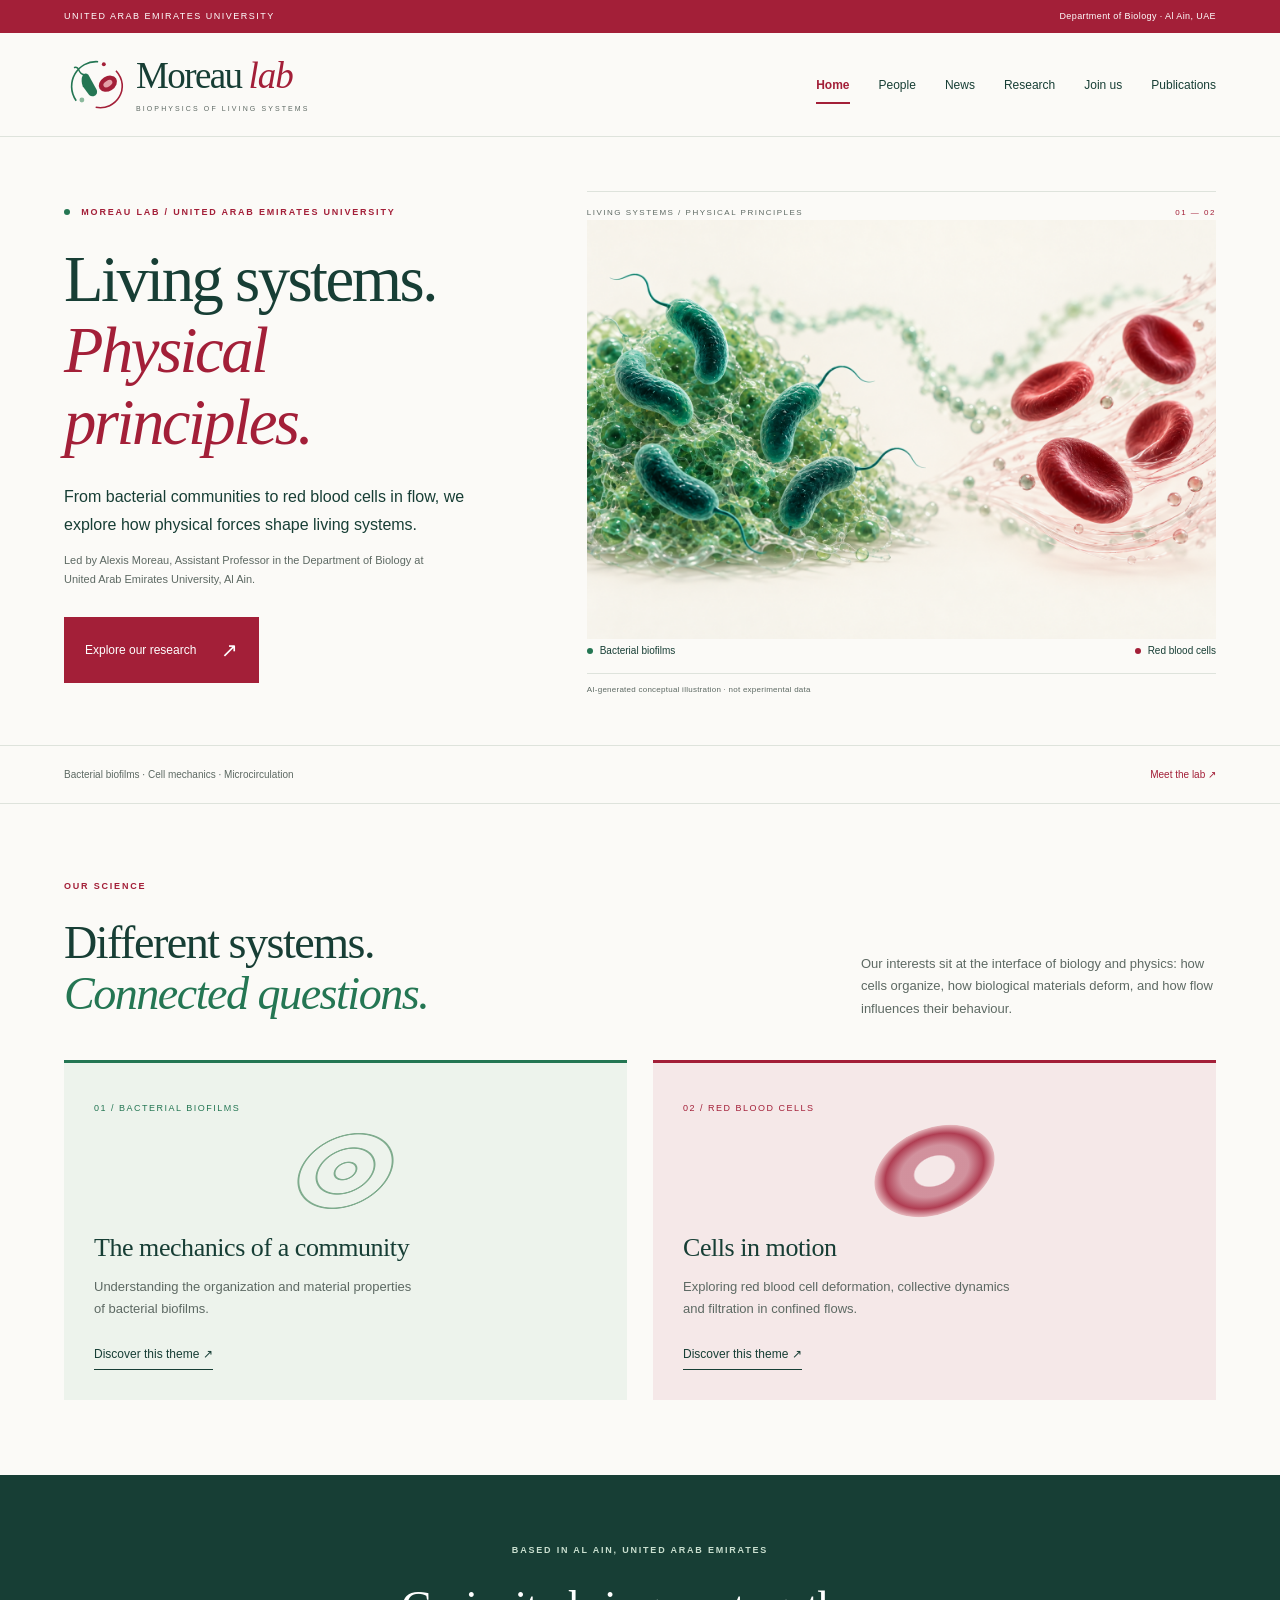
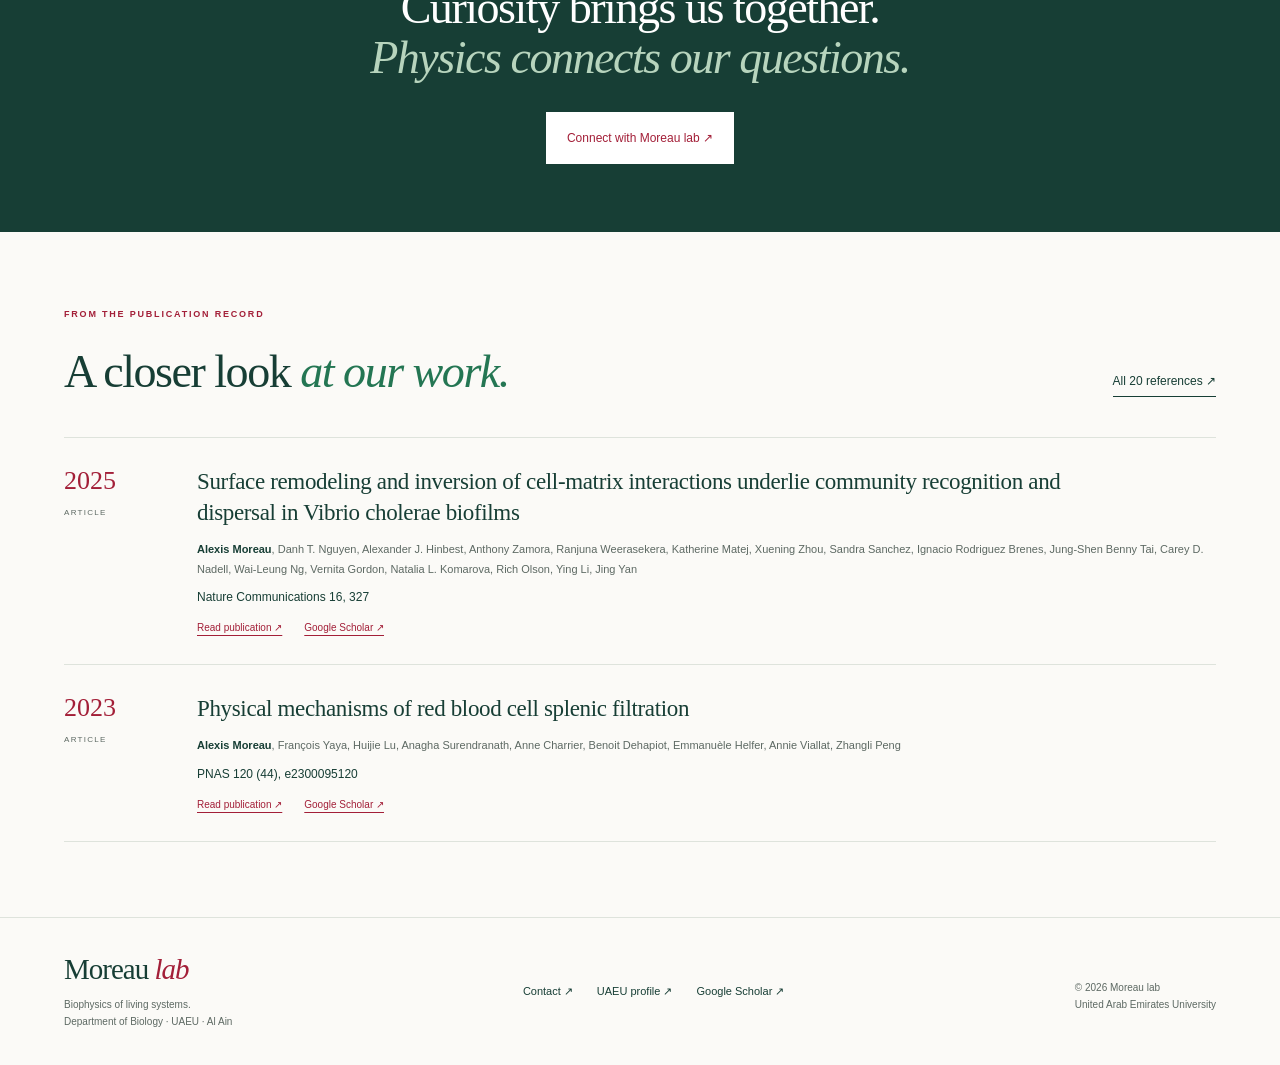
<file: index.html>
<!doctype html><html lang="en"><head><meta charset="utf-8"><meta name="viewport" content="width=device-width,initial-scale=1"><meta name="robots" content="index,follow"><meta name="description" content="Moreau lab, led by Alexis Moreau at United Arab Emirates University in Al Ain, explores the biophysics of bacterial biofilms and red blood cells."><meta name="theme-color" content="#a31f38"><title>Moreau lab | Biophysics, Biofilms &amp; Red Blood Cells | UAEU</title><link rel="icon" href="moreau-mark-v2.svg" type="image/svg+xml"><link rel="stylesheet" href="style-v2.css"><script src="script-v2.js" defer></script><meta property="og:site_name" content="Moreau lab"><meta property="og:type" content="website"><meta property="og:title" content="Moreau lab | Biophysics, Biofilms &amp; Red Blood Cells | UAEU"><meta property="og:description" content="Moreau lab, led by Alexis Moreau at United Arab Emirates University in Al Ain, explores the biophysics of bacterial biofilms and red blood cells."><meta property="og:locale" content="en_US"><script type="application/ld+json">{"@context": "https://schema.org", "@type": "ResearchOrganization", "name": "Moreau lab", "description": "Moreau lab, led by Alexis Moreau at United Arab Emirates University in Al Ain, explores the biophysics of bacterial biofilms and red blood cells.", "parentOrganization": {"@type": "CollegeOrUniversity", "name": "United Arab Emirates University"}, "address": {"@type": "PostalAddress", "addressLocality": "Al Ain", "addressCountry": "AE"}, "email": "amoreau@uaeu.ac.ae"}</script><link rel="canonical" href="https://moreau-biophysicslab.github.io/"><meta property="og:url" content="https://moreau-biophysicslab.github.io/"><meta property="og:image" content="https://moreau-biophysicslab.github.io/living-systems-v2.png"><meta name="google-site-verification" content="BcXy6M2ZAThS1P8vhyTK3_b5st8Vk4MHQZ-ELnU7zM0" /></head><body><a class="skip" href="#main">Skip to content</a><div class="institution"><span>UNITED ARAB EMIRATES UNIVERSITY</span><span>Department of Biology · Al Ain, UAE</span></div><header><a class="brand" href="index.html" aria-label="Moreau lab — Home"><img src="moreau-mark-v2.svg" width="80" height="80" alt=""><span class="wordmark">Moreau<span class="lab-word">lab</span><small>BIOPHYSICS OF LIVING SYSTEMS</small></span></a><button class="menu-button" aria-expanded="false" aria-controls="navigation">Menu <span aria-hidden="true">☰</span></button><nav id="navigation" aria-label="Main navigation"><a href="index.html" aria-current="page">Home</a><a href="people.html">People</a><a href="news.html">News</a><a href="research.html">Research</a><a href="join-us.html">Join us</a><a href="publications.html">Publications</a></nav></header><main id="main"><section class="hero"><div class="hero-copy"><p class="eyebrow"><span></span> MOREAU LAB / UNITED ARAB EMIRATES UNIVERSITY</p><h1>Living systems.<br><em>Physical<br> principles.</em></h1><p class="intro">From bacterial communities to red blood cells in flow, we explore how physical forces shape living systems.</p><p class="hero-note">Led by Alexis Moreau, Assistant Professor in the Department of Biology at United Arab Emirates University, Al Ain.</p><a class="button" href="research.html">Explore our research <span aria-hidden="true">↗</span></a></div><figure class="hero-art"><div class="art-heading"><span>LIVING SYSTEMS / PHYSICAL PRINCIPLES</span><span aria-hidden="true">01 — 02</span></div><img class="hero-image" src="living-systems-v2.png" width="1536" height="1024" alt="AI-generated conceptual illustration: green curved bacteria with one polar flagellum each in an extracellular matrix, alongside a separate red blood cell flow vignette." fetchpriority="high"><div class="art-key"><span><i class="green-dot"></i>Bacterial biofilms</span><span><i class="red-dot"></i>Red blood cells</span></div><figcaption>AI-generated conceptual illustration · not experimental data</figcaption></figure></section><div class="section-index"><span>Bacterial biofilms · Cell mechanics · Microcirculation</span><a href="people.html">Meet the lab ↗</a></div><section class="section"><div class="section-heading"><div><p class="eyebrow">OUR SCIENCE</p><h2>Different systems.<br><em>Connected questions.</em></h2></div><p>Our interests sit at the interface of biology and physics: how cells organize, how biological materials deform, and how flow influences their behaviour.</p></div><div class="research-grid two"><article><span class="number">01 / BACTERIAL BIOFILMS</span><div class="line-art rings" aria-hidden="true"></div><h3>The mechanics of a community</h3><p>Understanding the organization and material properties of bacterial biofilms.</p><a class="text-link" href="research.html#biofilms">Discover this theme ↗</a></article><article><span class="number">02 / RED BLOOD CELLS</span><div class="line-art cell-art" aria-hidden="true"></div><h3>Cells in motion</h3><p>Exploring red blood cell deformation, collective dynamics and filtration in confined flows.</p><a class="text-link" href="research.html#red-blood-cells">Discover this theme ↗</a></article></div></section><section class="home-callout"><p class="eyebrow">BASED IN AL AIN, UNITED ARAB EMIRATES</p><h2>Curiosity brings us together.<br><em>Physics connects our questions.</em></h2><a class="button" href="join-us.html">Connect with Moreau lab ↗</a></section><section class="section"><div class="section-heading"><div><p class="eyebrow">FROM THE PUBLICATION RECORD</p><h2>A closer look <em>at our work.</em></h2></div><a class="text-link" href="publications.html">All 20 references ↗</a></div><article class="publication" data-type="papers" data-year="2025"><div class="pub-year">2025<span>Article</span></div><div><h2><a href="https://doi.org/10.1038/s41467-024-55602-2">Surface remodeling and inversion of cell-matrix interactions underlie community recognition and dispersal in Vibrio cholerae biofilms</a></h2><p class="authors"><strong>Alexis Moreau</strong>, Danh T. Nguyen, Alexander J. Hinbest, Anthony Zamora, Ranjuna Weerasekera, Katherine Matej, Xuening Zhou, Sandra Sanchez, Ignacio Rodriguez Brenes, Jung-Shen Benny Tai, Carey D. Nadell, Wai-Leung Ng, Vernita Gordon, Natalia L. Komarova, Rich Olson, Ying Li, Jing Yan</p><p class="venue">Nature Communications 16, 327</p><div class="pub-links"><a href="https://doi.org/10.1038/s41467-024-55602-2">Read publication ↗</a><a href="https://scholar.google.com/citations?user=JUbXqFEAAAAJ&amp;hl=en&amp;view_op=view_citation&amp;citation_for_view=JUbXqFEAAAAJ:_FxGoFyzp5QC">Google Scholar ↗</a></div></div></article><article class="publication" data-type="papers" data-year="2023"><div class="pub-year">2023<span>Article</span></div><div><h2><a href="https://doi.org/10.1073/pnas.2300095120">Physical mechanisms of red blood cell splenic filtration</a></h2><p class="authors"><strong>Alexis Moreau</strong>, François Yaya, Huijie Lu, Anagha Surendranath, Anne Charrier, Benoit Dehapiot, Emmanuèle Helfer, Annie Viallat, Zhangli Peng</p><p class="venue">PNAS 120 (44), e2300095120</p><div class="pub-links"><a href="https://doi.org/10.1073/pnas.2300095120">Read publication ↗</a><a href="https://scholar.google.com/citations?user=JUbXqFEAAAAJ&amp;hl=en&amp;view_op=view_citation&amp;citation_for_view=JUbXqFEAAAAJ:UeHWp8X0CEIC">Google Scholar ↗</a></div></div></article></section></main><footer><div><a href="index.html" class="footer-wordmark">Moreau <span>lab</span></a><p>Biophysics of living systems.<br>Department of Biology · UAEU · Al Ain</p></div><div class="footer-links"><a href="join-us.html#contact">Contact ↗</a><a href="https://research.uaeu.ac.ae/en/persons/alexis-moreau/">UAEU profile ↗</a><a href="https://scholar.google.com/citations?user=JUbXqFEAAAAJ&hl=en">Google Scholar ↗</a></div><p>© 2026 Moreau lab<br>United Arab Emirates University</p></footer></body></html>
</file>
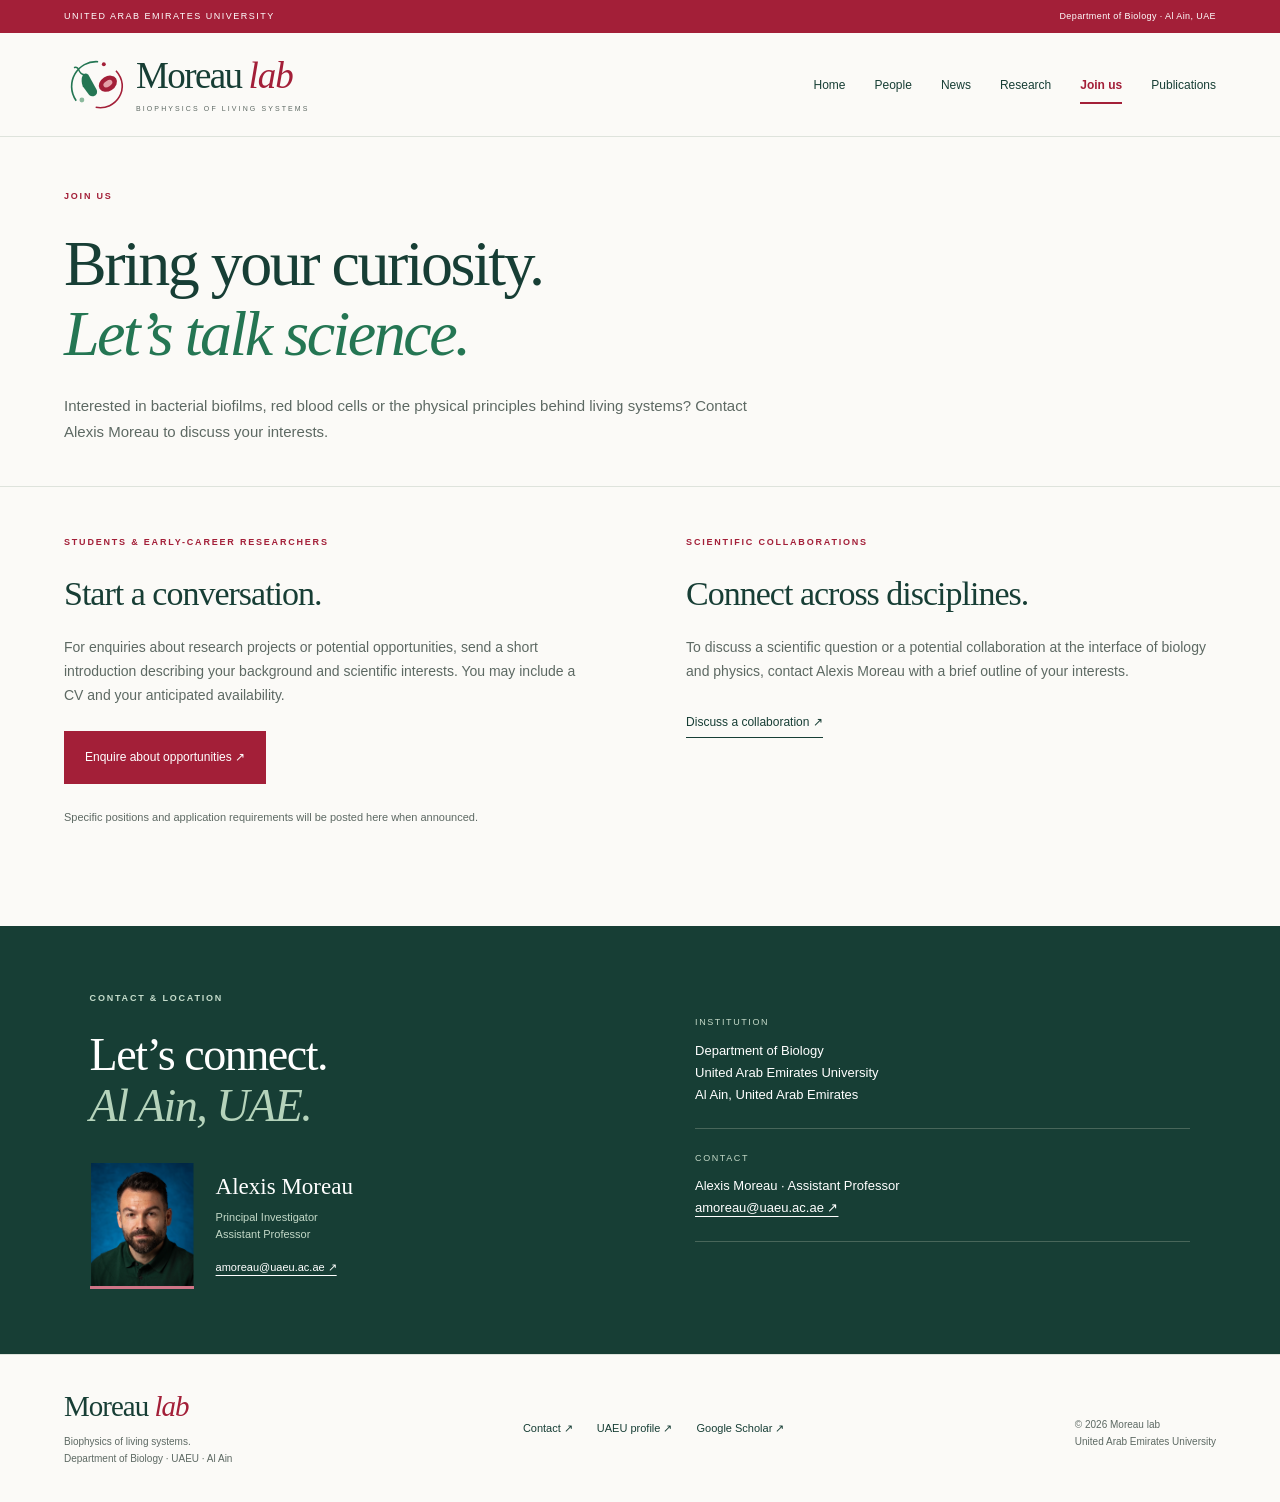
<file: join-us.html>
<!doctype html><html lang="en"><head><meta charset="utf-8"><meta name="viewport" content="width=device-width,initial-scale=1"><meta name="robots" content="index,follow"><meta name="description" content="Contact Alexis Moreau at UAEU to discuss research interests, potential opportunities and collaborations in biophysics."><meta name="theme-color" content="#a31f38"><title>Join us | Moreau lab | UAEU, Al Ain</title><link rel="icon" href="moreau-mark-v2.svg" type="image/svg+xml"><link rel="stylesheet" href="style-v2.css"><script src="script-v2.js" defer></script><meta property="og:site_name" content="Moreau lab"><meta property="og:type" content="website"><meta property="og:title" content="Join us | Moreau lab | UAEU, Al Ain"><meta property="og:description" content="Contact Alexis Moreau at UAEU to discuss research interests, potential opportunities and collaborations in biophysics."><meta property="og:locale" content="en_US"><link rel="canonical" href="https://moreau-biophysicslab.github.io/join-us.html"><meta property="og:url" content="https://moreau-biophysicslab.github.io/join-us.html"><meta property="og:image" content="https://moreau-biophysicslab.github.io/living-systems-v2.png"></head><body><a class="skip" href="#main">Skip to content</a><div class="institution"><span>UNITED ARAB EMIRATES UNIVERSITY</span><span>Department of Biology · Al Ain, UAE</span></div><header><a class="brand" href="index.html" aria-label="Moreau lab — Home"><img src="moreau-mark-v2.svg" width="80" height="80" alt=""><span class="wordmark">Moreau<span class="lab-word">lab</span><small>BIOPHYSICS OF LIVING SYSTEMS</small></span></a><button class="menu-button" aria-expanded="false" aria-controls="navigation">Menu <span aria-hidden="true">☰</span></button><nav id="navigation" aria-label="Main navigation"><a href="index.html">Home</a><a href="people.html">People</a><a href="news.html">News</a><a href="research.html">Research</a><a href="join-us.html" aria-current="page">Join us</a><a href="publications.html">Publications</a></nav></header><main id="main"><section class="page-intro section"><p class="eyebrow">JOIN US</p><h1>Bring your curiosity.<br><em>Let’s talk science.</em></h1><p class="page-description">Interested in bacterial biofilms, red blood cells or the physical principles behind living systems? Contact Alexis Moreau to discuss your interests.</p></section><section class="section join-grid"><article><p class="eyebrow">STUDENTS & EARLY-CAREER RESEARCHERS</p><h2>Start a conversation.</h2><p>For enquiries about research projects or potential opportunities, send a short introduction describing your background and scientific interests. You may include a CV and your anticipated availability.</p><a class="button" href="mailto:amoreau@uaeu.ac.ae?subject=Research%20enquiry%20%E2%80%94%20Moreau%20lab">Enquire about opportunities ↗</a><p class="small-note">Specific positions and application requirements will be posted here when announced.</p></article><article><p class="eyebrow">SCIENTIFIC COLLABORATIONS</p><h2>Connect across disciplines.</h2><p>To discuss a scientific question or a potential collaboration at the interface of biology and physics, contact Alexis Moreau with a brief outline of your interests.</p><a class="text-link" href="mailto:amoreau@uaeu.ac.ae?subject=Collaboration%20enquiry">Discuss a collaboration ↗</a></article></section><section class="contact" id="contact"><div><p class="eyebrow">CONTACT & LOCATION</p><h2>Let’s connect.<br><em>Al Ain, UAE.</em></h2><div class="contact-person"><img src="alexis-moreau.png" width="921" height="1085" alt="Alexis Moreau" loading="lazy"><div><strong>Alexis Moreau</strong><span>Principal Investigator<br>Assistant Professor</span><a href="mailto:amoreau@uaeu.ac.ae">amoreau@uaeu.ac.ae ↗</a></div></div></div><dl><div><dt>INSTITUTION</dt><dd>Department of Biology<br>United Arab Emirates University<br>Al Ain, United Arab Emirates</dd></div><div><dt>CONTACT</dt><dd>Alexis Moreau · Assistant Professor<br><a href="mailto:amoreau@uaeu.ac.ae">amoreau@uaeu.ac.ae ↗</a></dd></div></dl></section></main><footer><div><a href="index.html" class="footer-wordmark">Moreau <span>lab</span></a><p>Biophysics of living systems.<br>Department of Biology · UAEU · Al Ain</p></div><div class="footer-links"><a href="join-us.html#contact">Contact ↗</a><a href="https://research.uaeu.ac.ae/en/persons/alexis-moreau/">UAEU profile ↗</a><a href="https://scholar.google.com/citations?user=JUbXqFEAAAAJ&hl=en">Google Scholar ↗</a></div><p>© 2026 Moreau lab<br>United Arab Emirates University</p></footer></body></html>
</file>
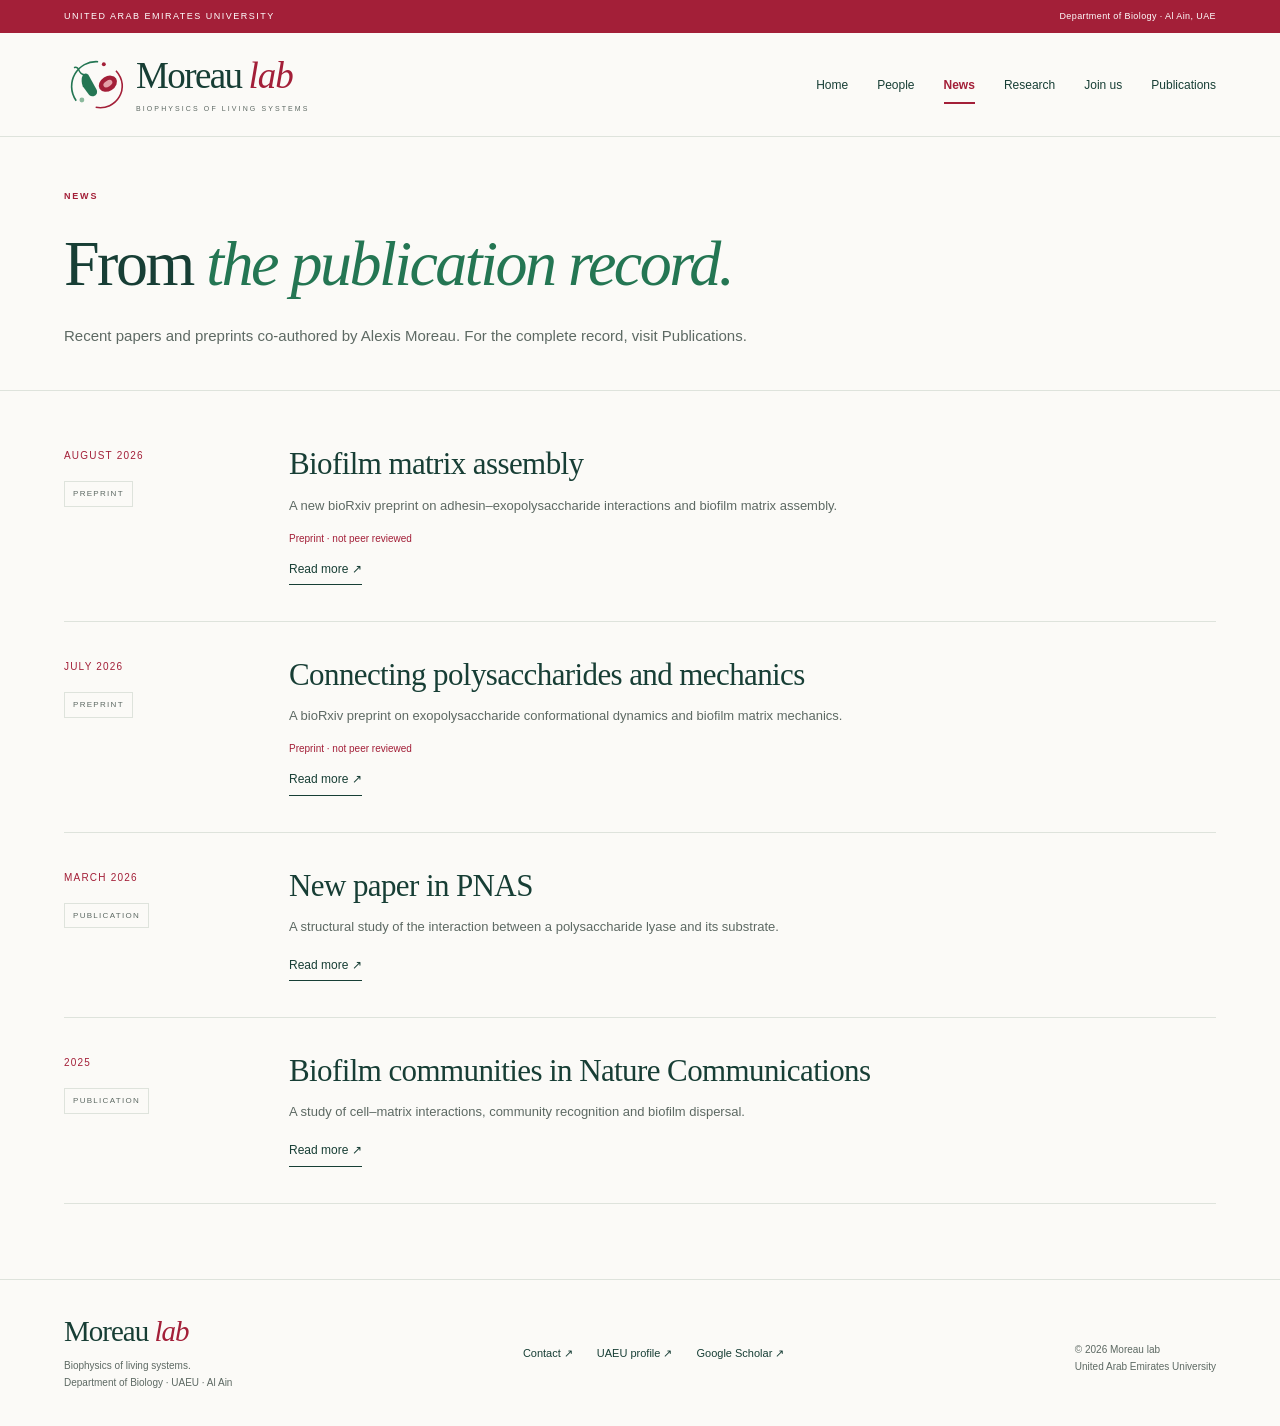
<file: news.html>
<!doctype html><html lang="en"><head><meta charset="utf-8"><meta name="viewport" content="width=device-width,initial-scale=1"><meta name="robots" content="index,follow"><meta name="description" content="Recent publications and preprints co-authored by Alexis Moreau on bacterial biofilms, biological materials and cell biophysics."><meta name="theme-color" content="#a31f38"><title>News | Moreau lab | UAEU</title><link rel="icon" href="moreau-mark-v2.svg" type="image/svg+xml"><link rel="stylesheet" href="style-v2.css"><script src="script-v2.js" defer></script><meta property="og:site_name" content="Moreau lab"><meta property="og:type" content="website"><meta property="og:title" content="News | Moreau lab | UAEU"><meta property="og:description" content="Recent publications and preprints co-authored by Alexis Moreau on bacterial biofilms, biological materials and cell biophysics."><meta property="og:locale" content="en_US"><link rel="canonical" href="https://moreau-biophysicslab.github.io/news.html"><meta property="og:url" content="https://moreau-biophysicslab.github.io/news.html"><meta property="og:image" content="https://moreau-biophysicslab.github.io/living-systems-v2.png"></head><body><a class="skip" href="#main">Skip to content</a><div class="institution"><span>UNITED ARAB EMIRATES UNIVERSITY</span><span>Department of Biology · Al Ain, UAE</span></div><header><a class="brand" href="index.html" aria-label="Moreau lab — Home"><img src="moreau-mark-v2.svg" width="80" height="80" alt=""><span class="wordmark">Moreau<span class="lab-word">lab</span><small>BIOPHYSICS OF LIVING SYSTEMS</small></span></a><button class="menu-button" aria-expanded="false" aria-controls="navigation">Menu <span aria-hidden="true">☰</span></button><nav id="navigation" aria-label="Main navigation"><a href="index.html">Home</a><a href="people.html">People</a><a href="news.html" aria-current="page">News</a><a href="research.html">Research</a><a href="join-us.html">Join us</a><a href="publications.html">Publications</a></nav></header><main id="main"><section class="page-intro section"><p class="eyebrow">NEWS</p><h1>From <em>the publication record.</em></h1><p class="page-description">Recent papers and preprints co-authored by Alexis Moreau. For the complete record, visit Publications.</p></section><section class="section news-list"><article class="news-item"><div><time>AUGUST 2026</time><span class="tag">PREPRINT</span></div><div><h2>Biofilm matrix assembly</h2><p>A new bioRxiv preprint on adhesin–exopolysaccharide interactions and biofilm matrix assembly.</p><p class="preprint-note">Preprint · not peer reviewed</p><a class="text-link" href="https://www.biorxiv.org/content/10.64898/2026.08.03.742583.abstract">Read more ↗</a></div></article><article class="news-item"><div><time>JULY 2026</time><span class="tag">PREPRINT</span></div><div><h2>Connecting polysaccharides and mechanics</h2><p>A bioRxiv preprint on exopolysaccharide conformational dynamics and biofilm matrix mechanics.</p><p class="preprint-note">Preprint · not peer reviewed</p><a class="text-link" href="https://www.biorxiv.org/content/10.64898/2026.07.22.739955.abstract">Read more ↗</a></div></article><article class="news-item"><div><time>MARCH 2026</time><span class="tag">PUBLICATION</span></div><div><h2>New paper in PNAS</h2><p>A structural study of the interaction between a polysaccharide lyase and its substrate.</p><a class="text-link" href="https://doi.org/10.1073/pnas.2534280123">Read more ↗</a></div></article><article class="news-item"><div><time>2025</time><span class="tag">PUBLICATION</span></div><div><h2>Biofilm communities in Nature Communications</h2><p>A study of cell–matrix interactions, community recognition and biofilm dispersal.</p><a class="text-link" href="https://doi.org/10.1038/s41467-024-55602-2">Read more ↗</a></div></article></section></main><footer><div><a href="index.html" class="footer-wordmark">Moreau <span>lab</span></a><p>Biophysics of living systems.<br>Department of Biology · UAEU · Al Ain</p></div><div class="footer-links"><a href="join-us.html#contact">Contact ↗</a><a href="https://research.uaeu.ac.ae/en/persons/alexis-moreau/">UAEU profile ↗</a><a href="https://scholar.google.com/citations?user=JUbXqFEAAAAJ&hl=en">Google Scholar ↗</a></div><p>© 2026 Moreau lab<br>United Arab Emirates University</p></footer></body></html>
</file>
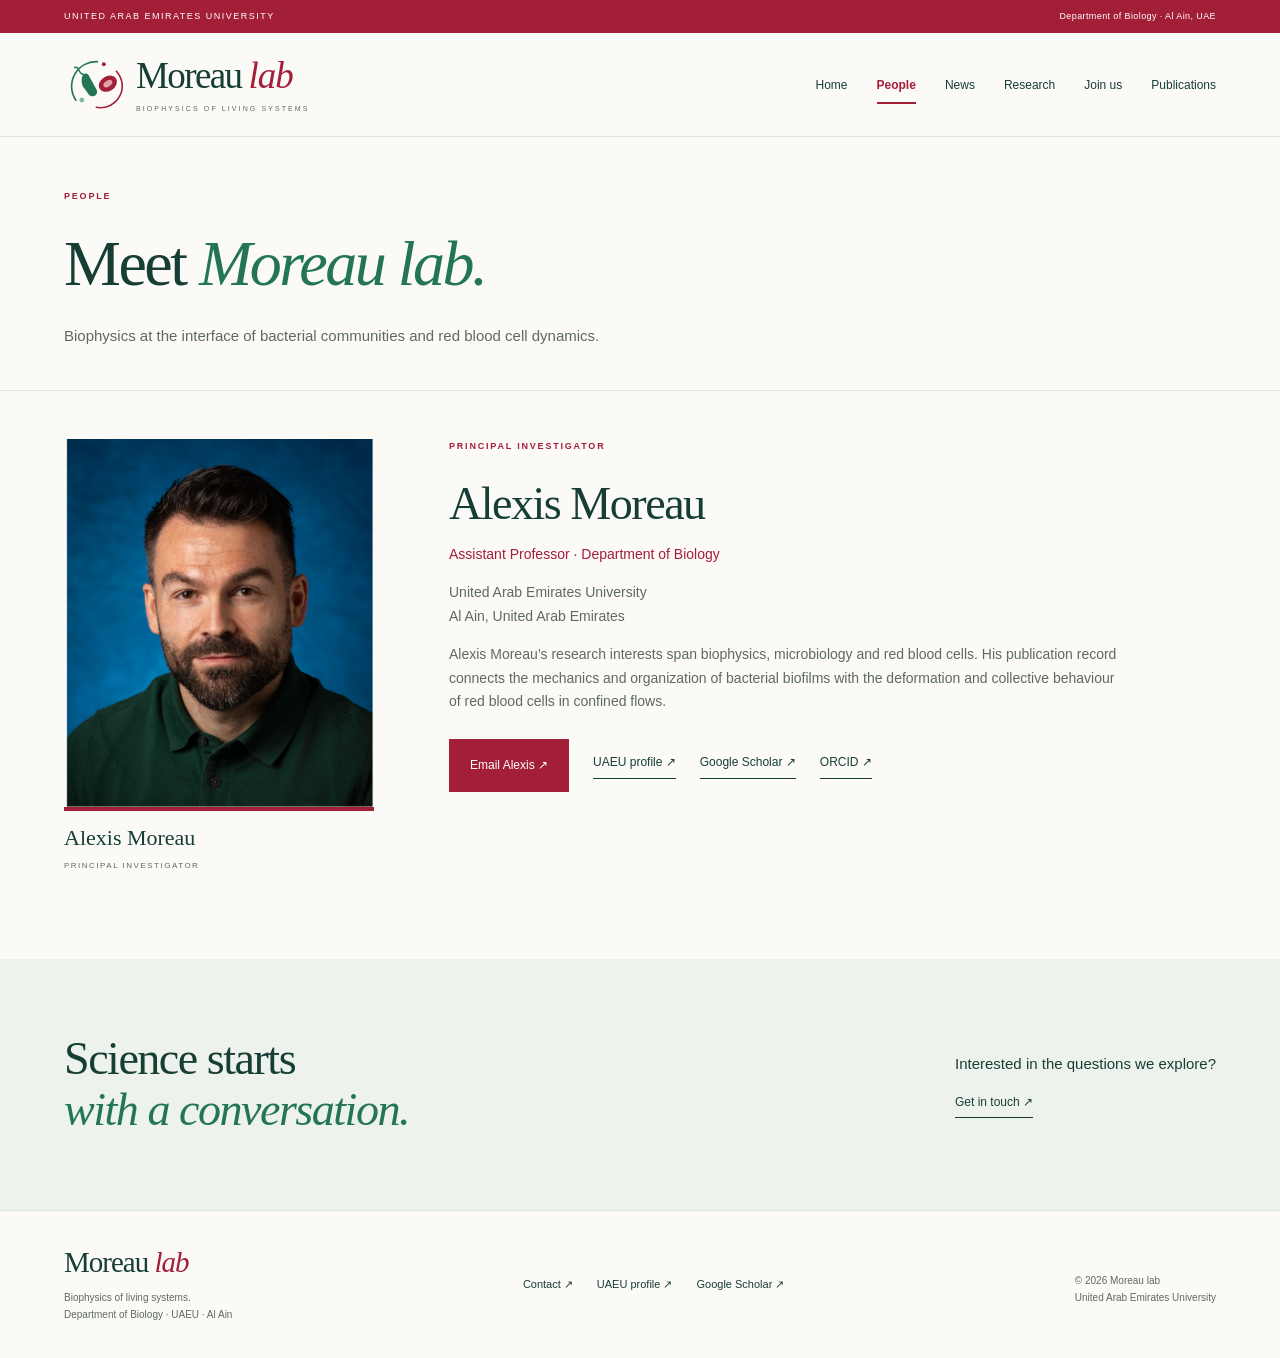
<file: people.html>
<!doctype html><html lang="en"><head><meta charset="utf-8"><meta name="viewport" content="width=device-width,initial-scale=1"><meta name="robots" content="index,follow"><meta name="description" content="Meet Alexis Moreau, Assistant Professor in the Department of Biology at United Arab Emirates University, Al Ain, and principal investigator of Moreau lab."><meta name="theme-color" content="#a31f38"><title>People | Alexis Moreau | Moreau lab, UAEU</title><link rel="icon" href="moreau-mark-v2.svg" type="image/svg+xml"><link rel="stylesheet" href="style-v2.css"><script src="script-v2.js" defer></script><meta property="og:site_name" content="Moreau lab"><meta property="og:type" content="website"><meta property="og:title" content="People | Alexis Moreau | Moreau lab, UAEU"><meta property="og:description" content="Meet Alexis Moreau, Assistant Professor in the Department of Biology at United Arab Emirates University, Al Ain, and principal investigator of Moreau lab."><meta property="og:locale" content="en_US"><link rel="canonical" href="https://moreau-biophysicslab.github.io/people.html"><meta property="og:url" content="https://moreau-biophysicslab.github.io/people.html"><meta property="og:image" content="https://moreau-biophysicslab.github.io/living-systems-v2.png"></head><body><a class="skip" href="#main">Skip to content</a><div class="institution"><span>UNITED ARAB EMIRATES UNIVERSITY</span><span>Department of Biology · Al Ain, UAE</span></div><header><a class="brand" href="index.html" aria-label="Moreau lab — Home"><img src="moreau-mark-v2.svg" width="80" height="80" alt=""><span class="wordmark">Moreau<span class="lab-word">lab</span><small>BIOPHYSICS OF LIVING SYSTEMS</small></span></a><button class="menu-button" aria-expanded="false" aria-controls="navigation">Menu <span aria-hidden="true">☰</span></button><nav id="navigation" aria-label="Main navigation"><a href="index.html">Home</a><a href="people.html" aria-current="page">People</a><a href="news.html">News</a><a href="research.html">Research</a><a href="join-us.html">Join us</a><a href="publications.html">Publications</a></nav></header><main id="main"><section class="page-intro section"><p class="eyebrow">PEOPLE</p><h1>Meet <em>Moreau lab.</em></h1><p class="page-description">Biophysics at the interface of bacterial communities and red blood cell dynamics.</p></section><section class="section profile-section"><figure class="profile-portrait"><img src="alexis-moreau.png" width="921" height="1085" alt="Alexis Moreau, Principal Investigator of Moreau lab"><figcaption>Alexis Moreau <span>PRINCIPAL INVESTIGATOR</span></figcaption></figure><article><p class="eyebrow">PRINCIPAL INVESTIGATOR</p><h2>Alexis Moreau</h2><p class="position">Assistant Professor · Department of Biology</p><p>United Arab Emirates University<br>Al Ain, United Arab Emirates</p><p>Alexis Moreau’s research interests span biophysics, microbiology and red blood cells. His publication record connects the mechanics and organization of bacterial biofilms with the deformation and collective behaviour of red blood cells in confined flows.</p><div class="profile-links"><a class="button" href="mailto:amoreau@uaeu.ac.ae">Email Alexis ↗</a><a class="text-link" href="https://research.uaeu.ac.ae/en/persons/alexis-moreau/">UAEU profile ↗</a><a class="text-link" href="https://scholar.google.com/citations?user=JUbXqFEAAAAJ&hl=en">Google Scholar ↗</a><a class="text-link" href="https://orcid.org/0000-0002-0559-6179">ORCID ↗</a></div></article></section><section class="section team-invite"><h2>Science starts<br><em>with a conversation.</em></h2><p>Interested in the questions we explore?<br><a class="text-link" href="join-us.html">Get in touch ↗</a></p></section></main><footer><div><a href="index.html" class="footer-wordmark">Moreau <span>lab</span></a><p>Biophysics of living systems.<br>Department of Biology · UAEU · Al Ain</p></div><div class="footer-links"><a href="join-us.html#contact">Contact ↗</a><a href="https://research.uaeu.ac.ae/en/persons/alexis-moreau/">UAEU profile ↗</a><a href="https://scholar.google.com/citations?user=JUbXqFEAAAAJ&hl=en">Google Scholar ↗</a></div><p>© 2026 Moreau lab<br>United Arab Emirates University</p></footer></body></html>
</file>
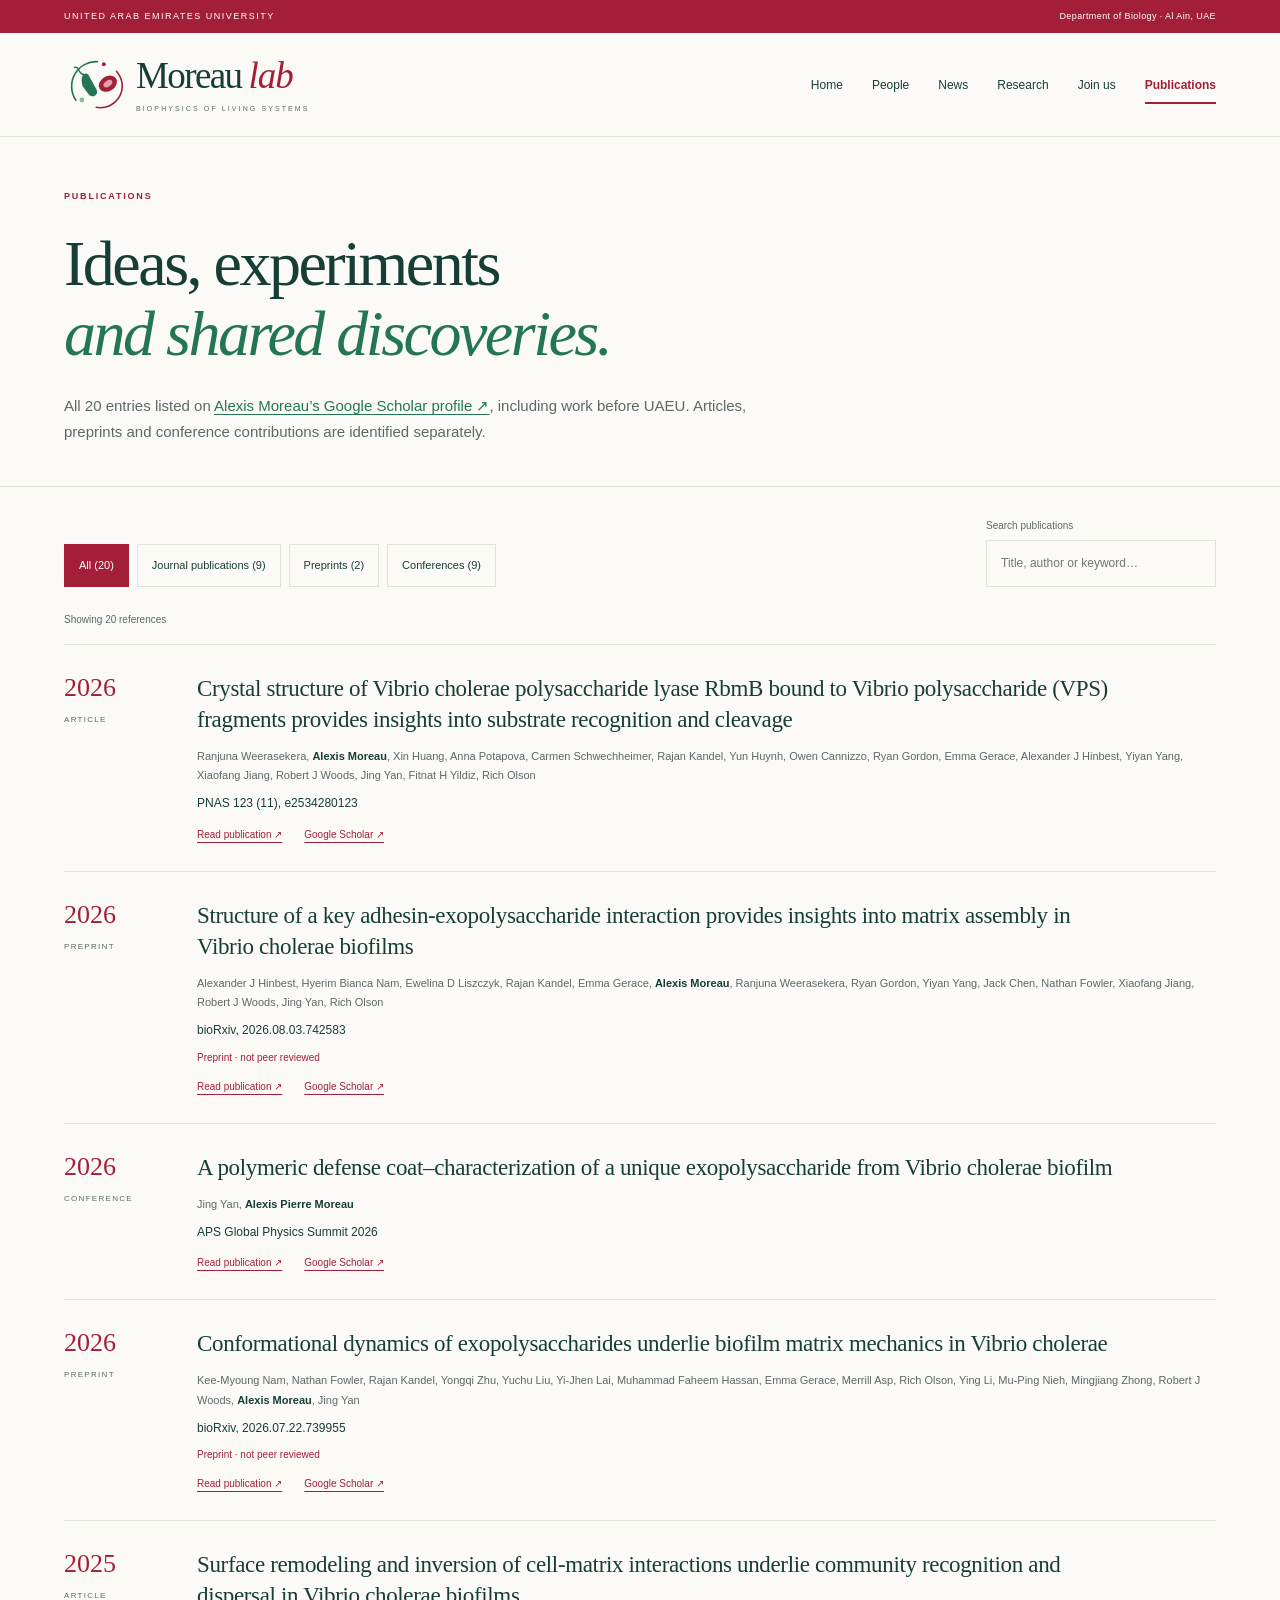
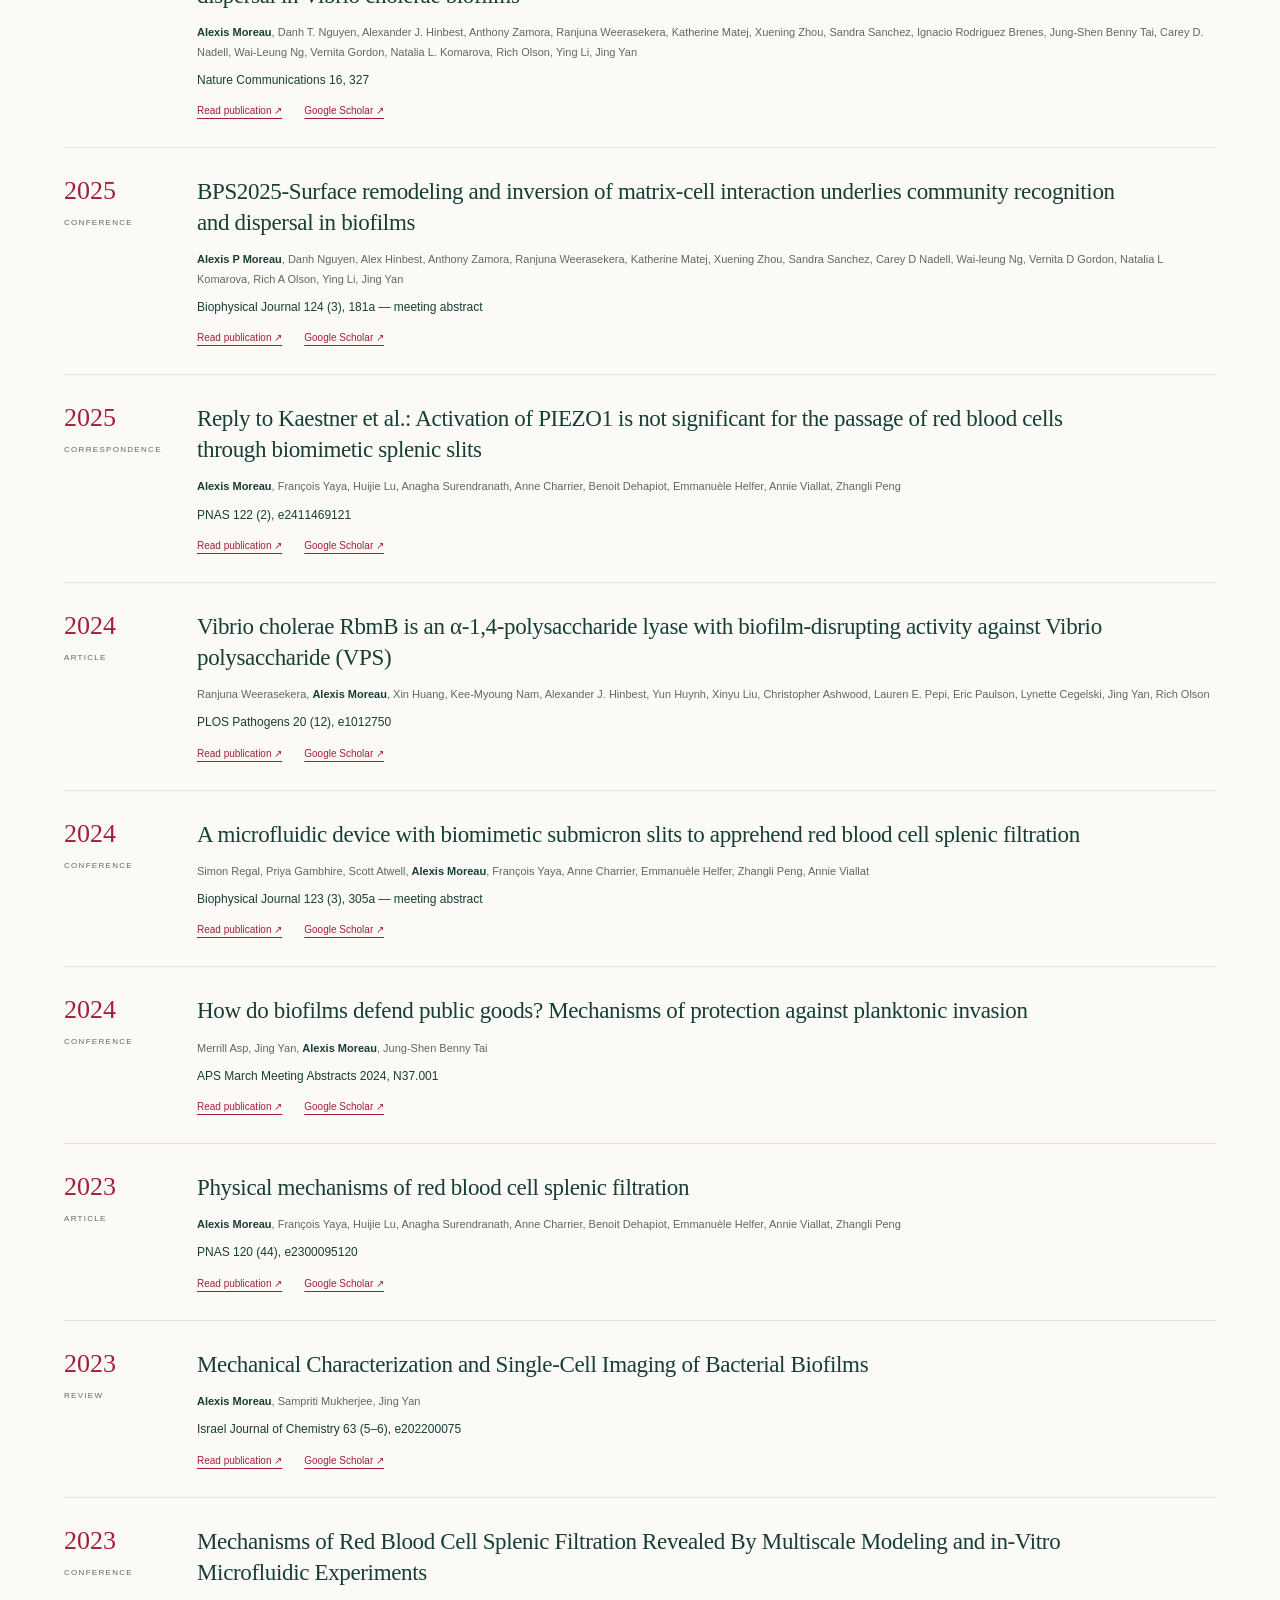
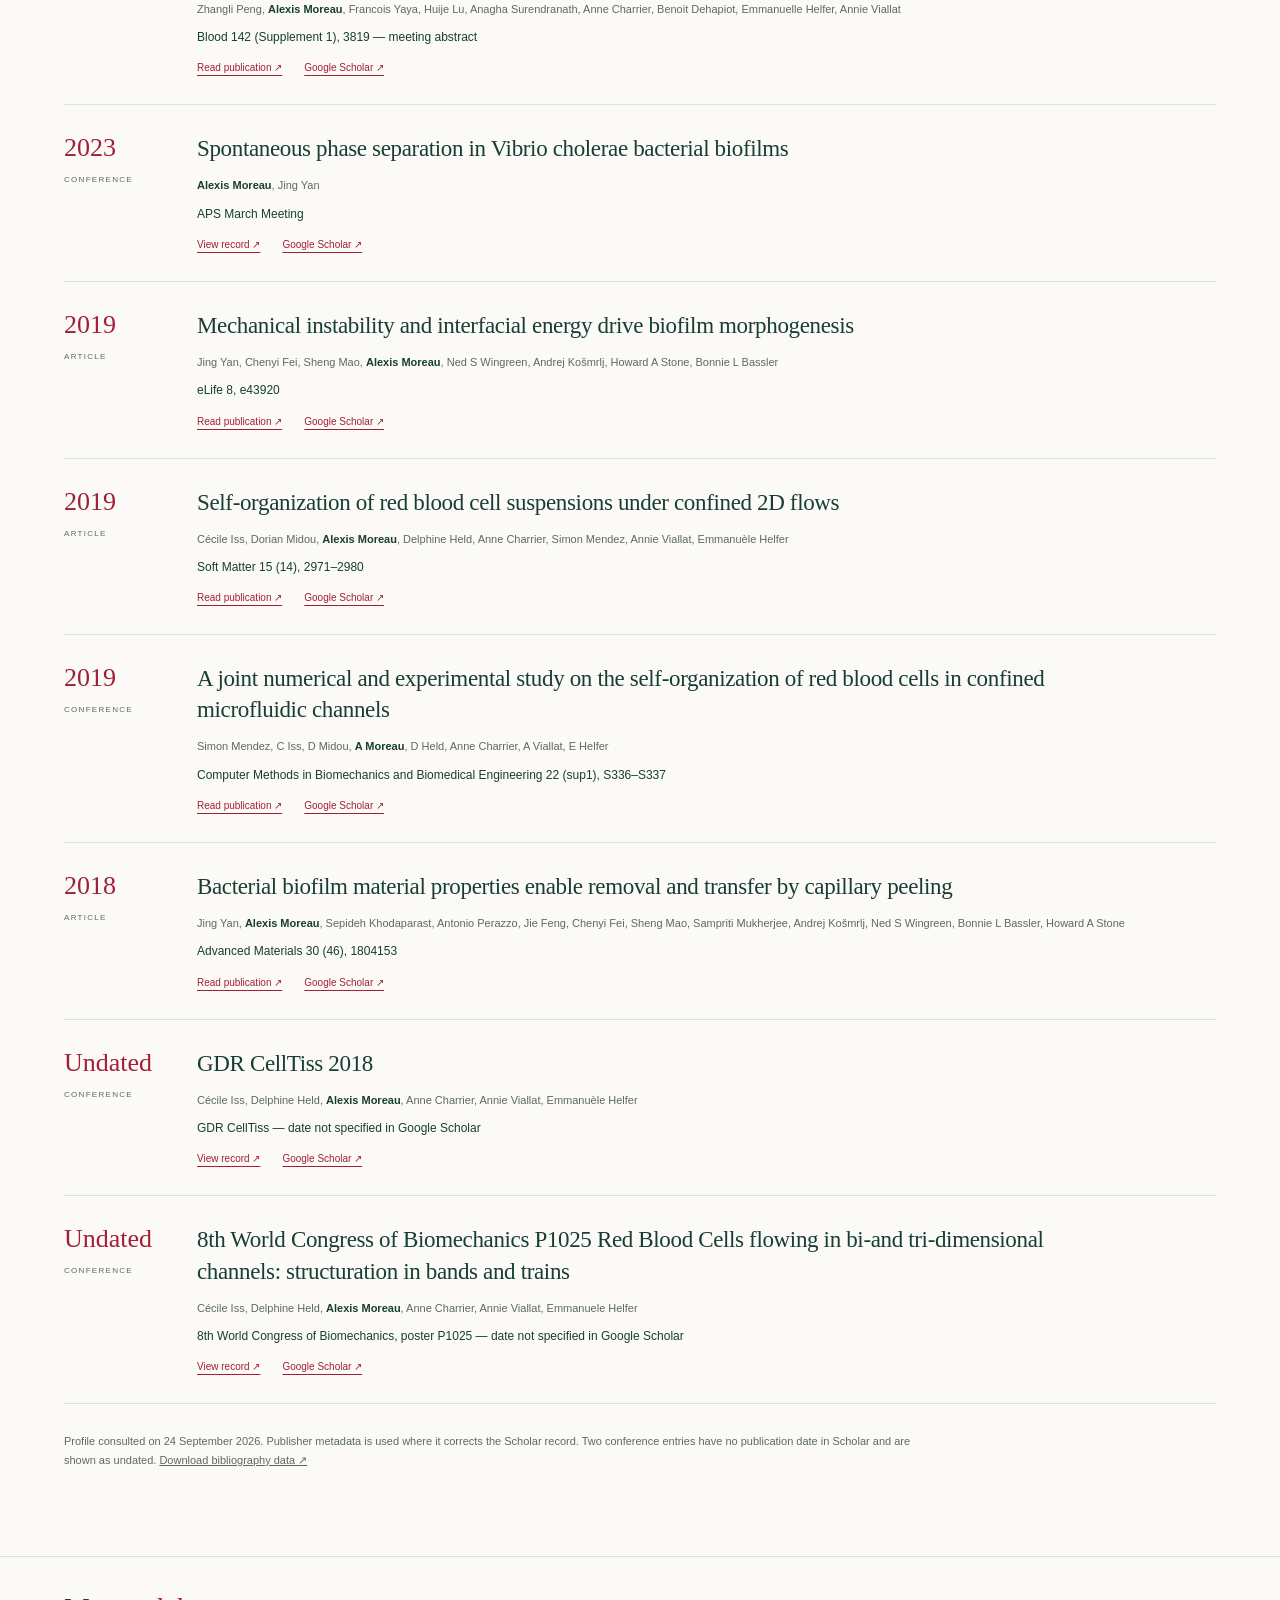
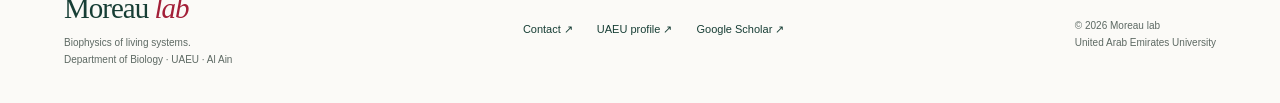
<file: publications.html>
<!doctype html><html lang="en"><head><meta charset="utf-8"><meta name="viewport" content="width=device-width,initial-scale=1"><meta name="robots" content="index,follow"><meta name="description" content="Browse 20 references from Alexis Moreau’s Google Scholar profile: journal publications, preprints and conference contributions, with links and search."><meta name="theme-color" content="#a31f38"><title>Publications | Alexis Moreau | Moreau lab</title><link rel="icon" href="moreau-mark-v2.svg" type="image/svg+xml"><link rel="stylesheet" href="style-v2.css"><script src="script-v2.js" defer></script><meta property="og:site_name" content="Moreau lab"><meta property="og:type" content="website"><meta property="og:title" content="Publications | Alexis Moreau | Moreau lab"><meta property="og:description" content="Browse 20 references from Alexis Moreau’s Google Scholar profile: journal publications, preprints and conference contributions, with links and search."><meta property="og:locale" content="en_US"><link rel="canonical" href="https://moreau-biophysicslab.github.io/publications.html"><meta property="og:url" content="https://moreau-biophysicslab.github.io/publications.html"><meta property="og:image" content="https://moreau-biophysicslab.github.io/living-systems-v2.png"></head><body><a class="skip" href="#main">Skip to content</a><div class="institution"><span>UNITED ARAB EMIRATES UNIVERSITY</span><span>Department of Biology · Al Ain, UAE</span></div><header><a class="brand" href="index.html" aria-label="Moreau lab — Home"><img src="moreau-mark-v2.svg" width="80" height="80" alt=""><span class="wordmark">Moreau<span class="lab-word">lab</span><small>BIOPHYSICS OF LIVING SYSTEMS</small></span></a><button class="menu-button" aria-expanded="false" aria-controls="navigation">Menu <span aria-hidden="true">☰</span></button><nav id="navigation" aria-label="Main navigation"><a href="index.html">Home</a><a href="people.html">People</a><a href="news.html">News</a><a href="research.html">Research</a><a href="join-us.html">Join us</a><a href="publications.html" aria-current="page">Publications</a></nav></header><main id="main"><section class="page-intro section"><p class="eyebrow">PUBLICATIONS</p><h1>Ideas, experiments<br><em>and shared discoveries.</em></h1><p class="page-description">All 20 entries listed on <a href="https://scholar.google.com/citations?user=JUbXqFEAAAAJ&hl=en">Alexis Moreau’s Google Scholar profile ↗</a>, including work before UAEU. Articles, preprints and conference contributions are identified separately.</p></section><section class="section publication-section"><div class="publication-tools"><div class="filters" role="group" aria-label="Filter publications by type"><button data-filter="all" aria-pressed="true">All (20)</button><button data-filter="papers" aria-pressed="false">Journal publications (9)</button><button data-filter="preprint" aria-pressed="false">Preprints (2)</button><button data-filter="conference" aria-pressed="false">Conferences (9)</button></div><label class="search-label">Search publications<input id="publication-search" type="search" placeholder="Title, author or keyword…"></label></div><p id="result-count" aria-live="polite">Showing 20 references</p><div id="publication-list"><article class="publication" data-type="papers" data-year="2026"><div class="pub-year">2026<span>Article</span></div><div><h2><a href="https://doi.org/10.1073/pnas.2534280123">Crystal structure of Vibrio cholerae polysaccharide lyase RbmB bound to Vibrio polysaccharide (VPS) fragments provides insights into substrate recognition and cleavage</a></h2><p class="authors">Ranjuna Weerasekera, <strong>Alexis Moreau</strong>, Xin Huang, Anna Potapova, Carmen Schwechheimer, Rajan Kandel, Yun Huynh, Owen Cannizzo, Ryan Gordon, Emma Gerace, Alexander J Hinbest, Yiyan Yang, Xiaofang Jiang, Robert J Woods, Jing Yan, Fitnat H Yildiz, Rich Olson</p><p class="venue">PNAS 123 (11), e2534280123</p><div class="pub-links"><a href="https://doi.org/10.1073/pnas.2534280123">Read publication ↗</a><a href="https://scholar.google.com/citations?user=JUbXqFEAAAAJ&amp;hl=en&amp;view_op=view_citation&amp;citation_for_view=JUbXqFEAAAAJ:hqOjcs7Dif8C">Google Scholar ↗</a></div></div></article><article class="publication" data-type="preprint" data-year="2026"><div class="pub-year">2026<span>Preprint</span></div><div><h2><a href="https://www.biorxiv.org/content/10.64898/2026.08.03.742583.abstract">Structure of a key adhesin-exopolysaccharide interaction provides insights into matrix assembly in Vibrio cholerae biofilms</a></h2><p class="authors">Alexander J Hinbest, Hyerim Bianca Nam, Ewelina D Liszczyk, Rajan Kandel, Emma Gerace, <strong>Alexis Moreau</strong>, Ranjuna Weerasekera, Ryan Gordon, Yiyan Yang, Jack Chen, Nathan Fowler, Xiaofang Jiang, Robert J Woods, Jing Yan, Rich Olson</p><p class="venue">bioRxiv, 2026.08.03.742583</p><p class="preprint-note">Preprint · not peer reviewed</p><div class="pub-links"><a href="https://www.biorxiv.org/content/10.64898/2026.08.03.742583.abstract">Read publication ↗</a><a href="https://scholar.google.com/citations?user=JUbXqFEAAAAJ&amp;hl=en&amp;view_op=view_citation&amp;citation_for_view=JUbXqFEAAAAJ:8k81kl-MbHgC">Google Scholar ↗</a></div></div></article><article class="publication" data-type="conference" data-year="2026"><div class="pub-year">2026<span>Conference</span></div><div><h2><a href="https://meetings-archive.aps.org/smt/2026/mar-b64/6/">A polymeric defense coat–characterization of a unique exopolysaccharide from Vibrio cholerae biofilm</a></h2><p class="authors">Jing Yan, <strong>Alexis Pierre Moreau</strong></p><p class="venue">APS Global Physics Summit 2026</p><div class="pub-links"><a href="https://meetings-archive.aps.org/smt/2026/mar-b64/6/">Read publication ↗</a><a href="https://scholar.google.com/citations?user=JUbXqFEAAAAJ&amp;hl=en&amp;view_op=view_citation&amp;citation_for_view=JUbXqFEAAAAJ:0EnyYjriUFMC">Google Scholar ↗</a></div></div></article><article class="publication" data-type="preprint" data-year="2026"><div class="pub-year">2026<span>Preprint</span></div><div><h2><a href="https://www.biorxiv.org/content/10.64898/2026.07.22.739955.abstract">Conformational dynamics of exopolysaccharides underlie biofilm matrix mechanics in Vibrio cholerae</a></h2><p class="authors">Kee-Myoung Nam, Nathan Fowler, Rajan Kandel, Yongqi Zhu, Yuchu Liu, Yi-Jhen Lai, Muhammad Faheem Hassan, Emma Gerace, Merrill Asp, Rich Olson, Ying Li, Mu-Ping Nieh, Mingjiang Zhong, Robert J Woods, <strong>Alexis Moreau</strong>, Jing Yan</p><p class="venue">bioRxiv, 2026.07.22.739955</p><p class="preprint-note">Preprint · not peer reviewed</p><div class="pub-links"><a href="https://www.biorxiv.org/content/10.64898/2026.07.22.739955.abstract">Read publication ↗</a><a href="https://scholar.google.com/citations?user=JUbXqFEAAAAJ&amp;hl=en&amp;view_op=view_citation&amp;citation_for_view=JUbXqFEAAAAJ:5nxA0vEk-isC">Google Scholar ↗</a></div></div></article><article class="publication" data-type="papers" data-year="2025"><div class="pub-year">2025<span>Article</span></div><div><h2><a href="https://doi.org/10.1038/s41467-024-55602-2">Surface remodeling and inversion of cell-matrix interactions underlie community recognition and dispersal in Vibrio cholerae biofilms</a></h2><p class="authors"><strong>Alexis Moreau</strong>, Danh T. Nguyen, Alexander J. Hinbest, Anthony Zamora, Ranjuna Weerasekera, Katherine Matej, Xuening Zhou, Sandra Sanchez, Ignacio Rodriguez Brenes, Jung-Shen Benny Tai, Carey D. Nadell, Wai-Leung Ng, Vernita Gordon, Natalia L. Komarova, Rich Olson, Ying Li, Jing Yan</p><p class="venue">Nature Communications 16, 327</p><div class="pub-links"><a href="https://doi.org/10.1038/s41467-024-55602-2">Read publication ↗</a><a href="https://scholar.google.com/citations?user=JUbXqFEAAAAJ&amp;hl=en&amp;view_op=view_citation&amp;citation_for_view=JUbXqFEAAAAJ:_FxGoFyzp5QC">Google Scholar ↗</a></div></div></article><article class="publication" data-type="conference" data-year="2025"><div class="pub-year">2025<span>Conference</span></div><div><h2><a href="https://www.cell.com/biophysj/abstract/S0006-3495(24)01749-1">BPS2025-Surface remodeling and inversion of matrix-cell interaction underlies community recognition and dispersal in biofilms</a></h2><p class="authors"><strong>Alexis P Moreau</strong>, Danh Nguyen, Alex Hinbest, Anthony Zamora, Ranjuna Weerasekera, Katherine Matej, Xuening Zhou, Sandra Sanchez, Carey D Nadell, Wai-leung Ng, Vernita D Gordon, Natalia L Komarova, Rich A Olson, Ying Li, Jing Yan</p><p class="venue">Biophysical Journal 124 (3), 181a — meeting abstract</p><div class="pub-links"><a href="https://www.cell.com/biophysj/abstract/S0006-3495(24)01749-1">Read publication ↗</a><a href="https://scholar.google.com/citations?user=JUbXqFEAAAAJ&amp;hl=en&amp;view_op=view_citation&amp;citation_for_view=JUbXqFEAAAAJ:Se3iqnhoufwC">Google Scholar ↗</a></div></div></article><article class="publication" data-type="papers" data-year="2025"><div class="pub-year">2025<span>Correspondence</span></div><div><h2><a href="https://doi.org/10.1073/pnas.2411469121">Reply to Kaestner et al.: Activation of PIEZO1 is not significant for the passage of red blood cells through biomimetic splenic slits</a></h2><p class="authors"><strong>Alexis Moreau</strong>, François Yaya, Huijie Lu, Anagha Surendranath, Anne Charrier, Benoit Dehapiot, Emmanuèle Helfer, Annie Viallat, Zhangli Peng</p><p class="venue">PNAS 122 (2), e2411469121</p><div class="pub-links"><a href="https://doi.org/10.1073/pnas.2411469121">Read publication ↗</a><a href="https://scholar.google.com/citations?user=JUbXqFEAAAAJ&amp;hl=en&amp;view_op=view_citation&amp;citation_for_view=JUbXqFEAAAAJ:roLk4NBRz8UC">Google Scholar ↗</a></div></div></article><article class="publication" data-type="papers" data-year="2024"><div class="pub-year">2024<span>Article</span></div><div><h2><a href="https://doi.org/10.1371/journal.ppat.1012750">Vibrio cholerae RbmB is an α-1,4-polysaccharide lyase with biofilm-disrupting activity against Vibrio polysaccharide (VPS)</a></h2><p class="authors">Ranjuna Weerasekera, <strong>Alexis Moreau</strong>, Xin Huang, Kee-Myoung Nam, Alexander J. Hinbest, Yun Huynh, Xinyu Liu, Christopher Ashwood, Lauren E. Pepi, Eric Paulson, Lynette Cegelski, Jing Yan, Rich Olson</p><p class="venue">PLOS Pathogens 20 (12), e1012750</p><div class="pub-links"><a href="https://doi.org/10.1371/journal.ppat.1012750">Read publication ↗</a><a href="https://scholar.google.com/citations?user=JUbXqFEAAAAJ&amp;hl=en&amp;view_op=view_citation&amp;citation_for_view=JUbXqFEAAAAJ:ufrVoPGSRksC">Google Scholar ↗</a></div></div></article><article class="publication" data-type="conference" data-year="2024"><div class="pub-year">2024<span>Conference</span></div><div><h2><a href="https://www.cell.com/biophysj/fulltext/S0006-3495(23)02590-0">A microfluidic device with biomimetic submicron slits to apprehend red blood cell splenic filtration</a></h2><p class="authors">Simon Regal, Priya Gambhire, Scott Atwell, <strong>Alexis Moreau</strong>, François Yaya, Anne Charrier, Emmanuèle Helfer, Zhangli Peng, Annie Viallat</p><p class="venue">Biophysical Journal 123 (3), 305a — meeting abstract</p><div class="pub-links"><a href="https://www.cell.com/biophysj/fulltext/S0006-3495(23)02590-0">Read publication ↗</a><a href="https://scholar.google.com/citations?user=JUbXqFEAAAAJ&amp;hl=en&amp;view_op=view_citation&amp;citation_for_view=JUbXqFEAAAAJ:WF5omc3nYNoC">Google Scholar ↗</a></div></div></article><article class="publication" data-type="conference" data-year="2024"><div class="pub-year">2024<span>Conference</span></div><div><h2><a href="https://ui.adsabs.harvard.edu/abs/2024APS..MARN37001A/abstract">How do biofilms defend public goods? Mechanisms of protection against planktonic invasion</a></h2><p class="authors">Merrill Asp, Jing Yan, <strong>Alexis Moreau</strong>, Jung-Shen Benny Tai</p><p class="venue">APS March Meeting Abstracts 2024, N37.001</p><div class="pub-links"><a href="https://ui.adsabs.harvard.edu/abs/2024APS..MARN37001A/abstract">Read publication ↗</a><a href="https://scholar.google.com/citations?user=JUbXqFEAAAAJ&amp;hl=en&amp;view_op=view_citation&amp;citation_for_view=JUbXqFEAAAAJ:YsMSGLbcyi4C">Google Scholar ↗</a></div></div></article><article class="publication" data-type="papers" data-year="2023"><div class="pub-year">2023<span>Article</span></div><div><h2><a href="https://doi.org/10.1073/pnas.2300095120">Physical mechanisms of red blood cell splenic filtration</a></h2><p class="authors"><strong>Alexis Moreau</strong>, François Yaya, Huijie Lu, Anagha Surendranath, Anne Charrier, Benoit Dehapiot, Emmanuèle Helfer, Annie Viallat, Zhangli Peng</p><p class="venue">PNAS 120 (44), e2300095120</p><div class="pub-links"><a href="https://doi.org/10.1073/pnas.2300095120">Read publication ↗</a><a href="https://scholar.google.com/citations?user=JUbXqFEAAAAJ&amp;hl=en&amp;view_op=view_citation&amp;citation_for_view=JUbXqFEAAAAJ:UeHWp8X0CEIC">Google Scholar ↗</a></div></div></article><article class="publication" data-type="papers" data-year="2023"><div class="pub-year">2023<span>Review</span></div><div><h2><a href="https://doi.org/10.1002/ijch.202200075">Mechanical Characterization and Single‐Cell Imaging of Bacterial Biofilms</a></h2><p class="authors"><strong>Alexis Moreau</strong>, Sampriti Mukherjee, Jing Yan</p><p class="venue">Israel Journal of Chemistry 63 (5–6), e202200075</p><div class="pub-links"><a href="https://doi.org/10.1002/ijch.202200075">Read publication ↗</a><a href="https://scholar.google.com/citations?user=JUbXqFEAAAAJ&amp;hl=en&amp;view_op=view_citation&amp;citation_for_view=JUbXqFEAAAAJ:IjCSPb-OGe4C">Google Scholar ↗</a></div></div></article><article class="publication" data-type="conference" data-year="2023"><div class="pub-year">2023<span>Conference</span></div><div><h2><a href="https://ashpublications.org/blood/article/142/Supplement%201/3819/504090">Mechanisms of Red Blood Cell Splenic Filtration Revealed By Multiscale Modeling and in-Vitro Microfluidic Experiments</a></h2><p class="authors">Zhangli Peng, <strong>Alexis Moreau</strong>, Francois Yaya, Huije Lu, Anagha Surendranath, Anne Charrier, Benoit Dehapiot, Emmanuelle Helfer, Annie Viallat</p><p class="venue">Blood 142 (Supplement 1), 3819 — meeting abstract</p><div class="pub-links"><a href="https://ashpublications.org/blood/article/142/Supplement%201/3819/504090">Read publication ↗</a><a href="https://scholar.google.com/citations?user=JUbXqFEAAAAJ&amp;hl=en&amp;view_op=view_citation&amp;citation_for_view=JUbXqFEAAAAJ:Tyk-4Ss8FVUC">Google Scholar ↗</a></div></div></article><article class="publication" data-type="conference" data-year="2023"><div class="pub-year">2023<span>Conference</span></div><div><h2><a href="https://scholar.google.com/citations?user=JUbXqFEAAAAJ&amp;hl=en&amp;view_op=view_citation&amp;citation_for_view=JUbXqFEAAAAJ:zYLM7Y9cAGgC">Spontaneous phase separation in Vibrio cholerae bacterial biofilms</a></h2><p class="authors"><strong>Alexis Moreau</strong>, Jing Yan</p><p class="venue">APS March Meeting</p><div class="pub-links"><a href="https://scholar.google.com/citations?user=JUbXqFEAAAAJ&amp;hl=en&amp;view_op=view_citation&amp;citation_for_view=JUbXqFEAAAAJ:zYLM7Y9cAGgC">View record ↗</a><a href="https://scholar.google.com/citations?user=JUbXqFEAAAAJ&amp;hl=en&amp;view_op=view_citation&amp;citation_for_view=JUbXqFEAAAAJ:zYLM7Y9cAGgC">Google Scholar ↗</a></div></div></article><article class="publication" data-type="papers" data-year="2019"><div class="pub-year">2019<span>Article</span></div><div><h2><a href="https://elifesciences.org/articles/43920">Mechanical instability and interfacial energy drive biofilm morphogenesis</a></h2><p class="authors">Jing Yan, Chenyi Fei, Sheng Mao, <strong>Alexis Moreau</strong>, Ned S Wingreen, Andrej Košmrlj, Howard A Stone, Bonnie L Bassler</p><p class="venue">eLife 8, e43920</p><div class="pub-links"><a href="https://elifesciences.org/articles/43920">Read publication ↗</a><a href="https://scholar.google.com/citations?user=JUbXqFEAAAAJ&amp;hl=en&amp;view_op=view_citation&amp;citation_for_view=JUbXqFEAAAAJ:u-x6o8ySG0sC">Google Scholar ↗</a></div></div></article><article class="publication" data-type="papers" data-year="2019"><div class="pub-year">2019<span>Article</span></div><div><h2><a href="https://pubs.rsc.org/sm/article-abstract/15/14/2971/624327">Self-organization of red blood cell suspensions under confined 2D flows</a></h2><p class="authors">Cécile Iss, Dorian Midou, <strong>Alexis Moreau</strong>, Delphine Held, Anne Charrier, Simon Mendez, Annie Viallat, Emmanuèle Helfer</p><p class="venue">Soft Matter 15 (14), 2971–2980</p><div class="pub-links"><a href="https://pubs.rsc.org/sm/article-abstract/15/14/2971/624327">Read publication ↗</a><a href="https://scholar.google.com/citations?user=JUbXqFEAAAAJ&amp;hl=en&amp;view_op=view_citation&amp;citation_for_view=JUbXqFEAAAAJ:d1gkVwhDpl0C">Google Scholar ↗</a></div></div></article><article class="publication" data-type="conference" data-year="2019"><div class="pub-year">2019<span>Conference</span></div><div><h2><a href="https://doi.org/10.1080/10255842.2020.1714934">A joint numerical and experimental study on the self-organization of red blood cells in confined microfluidic channels</a></h2><p class="authors">Simon Mendez, C Iss, D Midou, <strong>A Moreau</strong>, D Held, Anne Charrier, A Viallat, E Helfer</p><p class="venue">Computer Methods in Biomechanics and Biomedical Engineering 22 (sup1), S336–S337</p><div class="pub-links"><a href="https://doi.org/10.1080/10255842.2020.1714934">Read publication ↗</a><a href="https://scholar.google.com/citations?user=JUbXqFEAAAAJ&amp;hl=en&amp;view_op=view_citation&amp;citation_for_view=JUbXqFEAAAAJ:qjMakFHDy7sC">Google Scholar ↗</a></div></div></article><article class="publication" data-type="papers" data-year="2018"><div class="pub-year">2018<span>Article</span></div><div><h2><a href="https://doi.org/10.1002/adma.201804153">Bacterial biofilm material properties enable removal and transfer by capillary peeling</a></h2><p class="authors">Jing Yan, <strong>Alexis Moreau</strong>, Sepideh Khodaparast, Antonio Perazzo, Jie Feng, Chenyi Fei, Sheng Mao, Sampriti Mukherjee, Andrej Košmrlj, Ned S Wingreen, Bonnie L Bassler, Howard A Stone</p><p class="venue">Advanced Materials 30 (46), 1804153</p><div class="pub-links"><a href="https://doi.org/10.1002/adma.201804153">Read publication ↗</a><a href="https://scholar.google.com/citations?user=JUbXqFEAAAAJ&amp;hl=en&amp;view_op=view_citation&amp;citation_for_view=JUbXqFEAAAAJ:u5HHmVD_uO8C">Google Scholar ↗</a></div></div></article><article class="publication" data-type="conference" data-year=""><div class="pub-year">Undated<span>Conference</span></div><div><h2><a href="https://scholar.google.com/citations?user=JUbXqFEAAAAJ&amp;hl=en&amp;view_op=view_citation&amp;citation_for_view=JUbXqFEAAAAJ:2osOgNQ5qMEC">GDR CellTiss 2018</a></h2><p class="authors">Cécile Iss, Delphine Held, <strong>Alexis Moreau</strong>, Anne Charrier, Annie Viallat, Emmanuèle Helfer</p><p class="venue">GDR CellTiss — date not specified in Google Scholar</p><div class="pub-links"><a href="https://scholar.google.com/citations?user=JUbXqFEAAAAJ&amp;hl=en&amp;view_op=view_citation&amp;citation_for_view=JUbXqFEAAAAJ:2osOgNQ5qMEC">View record ↗</a><a href="https://scholar.google.com/citations?user=JUbXqFEAAAAJ&amp;hl=en&amp;view_op=view_citation&amp;citation_for_view=JUbXqFEAAAAJ:2osOgNQ5qMEC">Google Scholar ↗</a></div></div></article><article class="publication" data-type="conference" data-year=""><div class="pub-year">Undated<span>Conference</span></div><div><h2><a href="https://scholar.google.com/citations?user=JUbXqFEAAAAJ&amp;hl=en&amp;view_op=view_citation&amp;citation_for_view=JUbXqFEAAAAJ:9yKSN-GCB0IC">8th World Congress of Biomechanics P1025 Red Blood Cells flowing in bi-and tri-dimensional channels: structuration in bands and trains</a></h2><p class="authors">Cécile Iss, Delphine Held, <strong>Alexis Moreau</strong>, Anne Charrier, Annie Viallat, Emmanuele Helfer</p><p class="venue">8th World Congress of Biomechanics, poster P1025 — date not specified in Google Scholar</p><div class="pub-links"><a href="https://scholar.google.com/citations?user=JUbXqFEAAAAJ&amp;hl=en&amp;view_op=view_citation&amp;citation_for_view=JUbXqFEAAAAJ:9yKSN-GCB0IC">View record ↗</a><a href="https://scholar.google.com/citations?user=JUbXqFEAAAAJ&amp;hl=en&amp;view_op=view_citation&amp;citation_for_view=JUbXqFEAAAAJ:9yKSN-GCB0IC">Google Scholar ↗</a></div></div></article></div><p id="no-results" hidden>No matching publications. Try another keyword or filter.</p><p class="bibliography-note">Profile consulted on 24 September 2026. Publisher metadata is used where it corrects the Scholar record. Two conference entries have no publication date in Scholar and are shown as undated. <a href="publications.json" download>Download bibliography data ↗</a></p></section></main><footer><div><a href="index.html" class="footer-wordmark">Moreau <span>lab</span></a><p>Biophysics of living systems.<br>Department of Biology · UAEU · Al Ain</p></div><div class="footer-links"><a href="join-us.html#contact">Contact ↗</a><a href="https://research.uaeu.ac.ae/en/persons/alexis-moreau/">UAEU profile ↗</a><a href="https://scholar.google.com/citations?user=JUbXqFEAAAAJ&hl=en">Google Scholar ↗</a></div><p>© 2026 Moreau lab<br>United Arab Emirates University</p></footer></body></html>
</file>
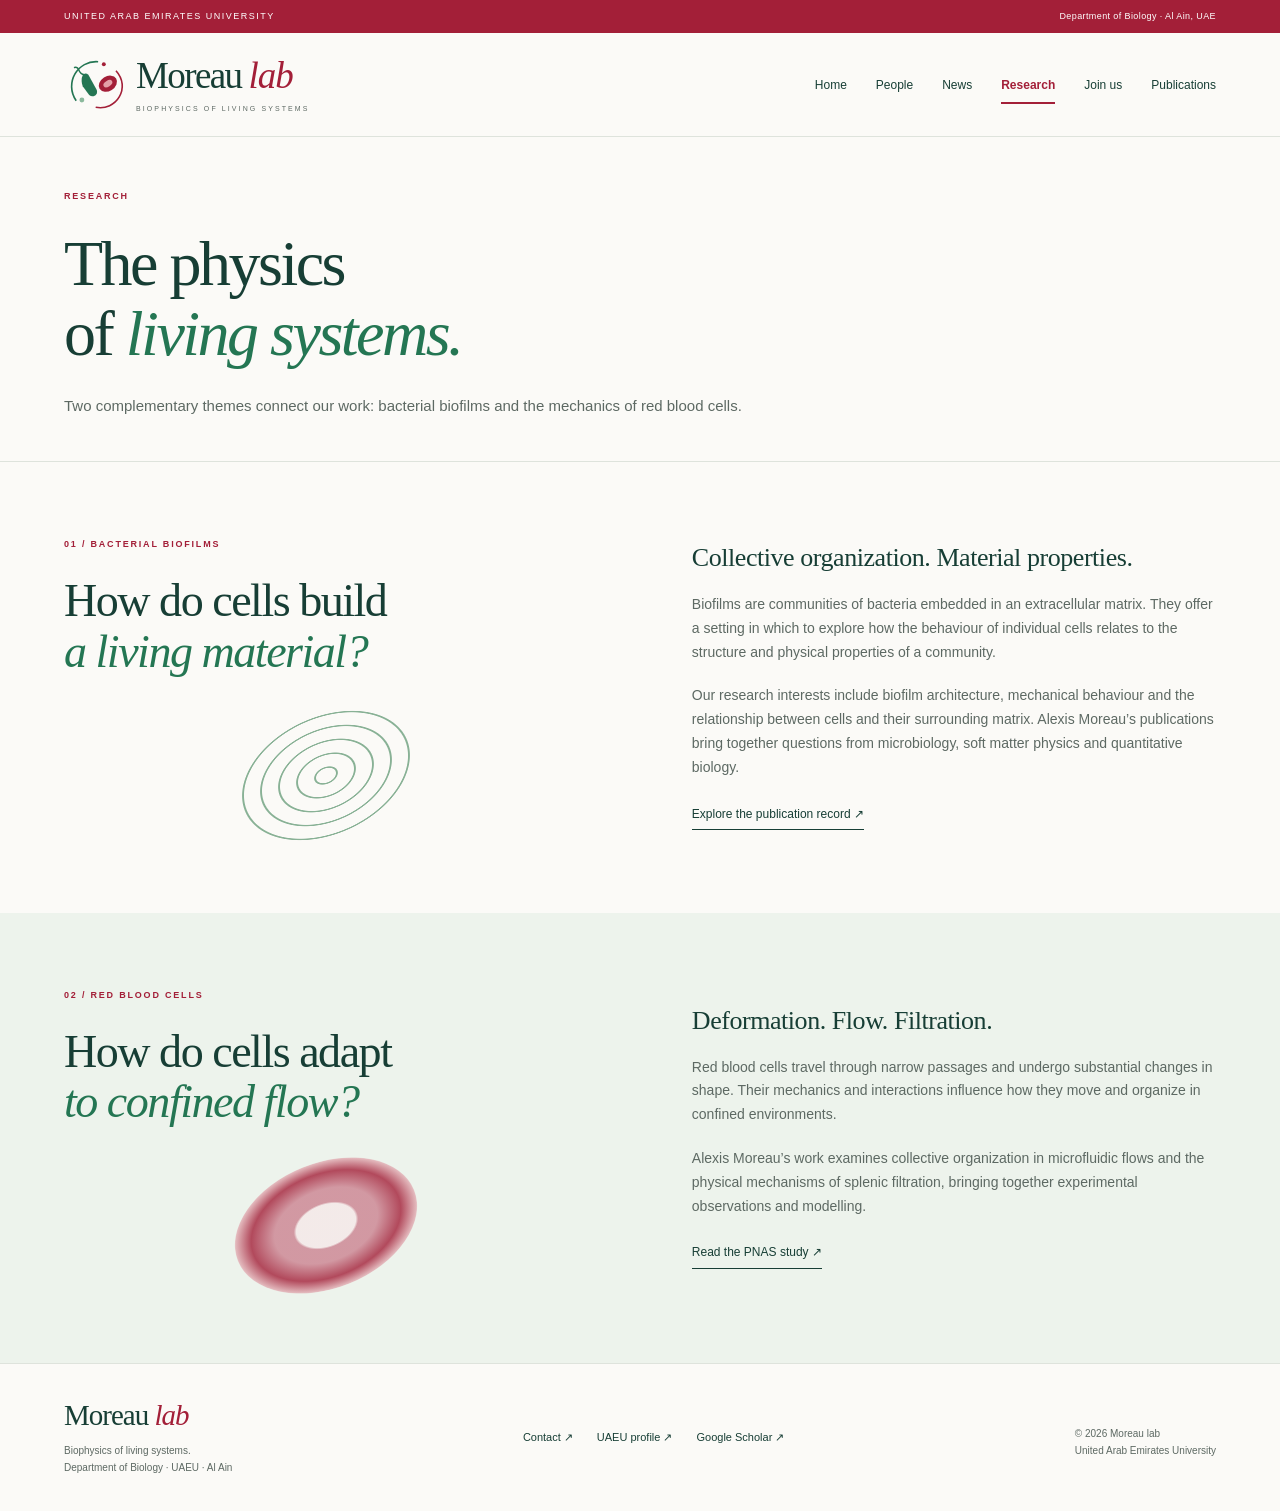
<file: research.html>
<!doctype html><html lang="en"><head><meta charset="utf-8"><meta name="viewport" content="width=device-width,initial-scale=1"><meta name="robots" content="index,follow"><meta name="description" content="Explore Moreau lab research interests in bacterial biofilm organization and mechanics, red blood cell deformation, microcirculation and confined flow."><meta name="theme-color" content="#a31f38"><title>Research | Biofilm &amp; Red Blood Cell Biophysics | Moreau lab</title><link rel="icon" href="moreau-mark-v2.svg" type="image/svg+xml"><link rel="stylesheet" href="style-v2.css"><script src="script-v2.js" defer></script><meta property="og:site_name" content="Moreau lab"><meta property="og:type" content="website"><meta property="og:title" content="Research | Biofilm &amp; Red Blood Cell Biophysics | Moreau lab"><meta property="og:description" content="Explore Moreau lab research interests in bacterial biofilm organization and mechanics, red blood cell deformation, microcirculation and confined flow."><meta property="og:locale" content="en_US"><link rel="canonical" href="https://moreau-biophysicslab.github.io/research.html"><meta property="og:url" content="https://moreau-biophysicslab.github.io/research.html"><meta property="og:image" content="https://moreau-biophysicslab.github.io/living-systems-v2.png"></head><body><a class="skip" href="#main">Skip to content</a><div class="institution"><span>UNITED ARAB EMIRATES UNIVERSITY</span><span>Department of Biology · Al Ain, UAE</span></div><header><a class="brand" href="index.html" aria-label="Moreau lab — Home"><img src="moreau-mark-v2.svg" width="80" height="80" alt=""><span class="wordmark">Moreau<span class="lab-word">lab</span><small>BIOPHYSICS OF LIVING SYSTEMS</small></span></a><button class="menu-button" aria-expanded="false" aria-controls="navigation">Menu <span aria-hidden="true">☰</span></button><nav id="navigation" aria-label="Main navigation"><a href="index.html">Home</a><a href="people.html">People</a><a href="news.html">News</a><a href="research.html" aria-current="page">Research</a><a href="join-us.html">Join us</a><a href="publications.html">Publications</a></nav></header><main id="main"><section class="page-intro section"><p class="eyebrow">RESEARCH</p><h1>The physics<br>of <em>living systems.</em></h1><p class="page-description">Two complementary themes connect our work: bacterial biofilms and the mechanics of red blood cells.</p></section><section id="biofilms" class="section theme-section"><div><p class="eyebrow">01 / BACTERIAL BIOFILMS</p><h2>How do cells build<br><em>a living material?</em></h2><div class="large-art rings" aria-hidden="true"></div></div><article><h3>Collective organization. Material properties.</h3><p>Biofilms are communities of bacteria embedded in an extracellular matrix. They offer a setting in which to explore how the behaviour of individual cells relates to the structure and physical properties of a community.</p><p>Our research interests include biofilm architecture, mechanical behaviour and the relationship between cells and their surrounding matrix. Alexis Moreau’s publications bring together questions from microbiology, soft matter physics and quantitative biology.</p><a class="text-link" href="publications.html">Explore the publication record ↗</a></article></section><section id="red-blood-cells" class="section theme-section shaded"><div><p class="eyebrow">02 / RED BLOOD CELLS</p><h2>How do cells adapt<br><em>to confined flow?</em></h2><div class="large-art cell-art" aria-hidden="true"></div></div><article><h3>Deformation. Flow. Filtration.</h3><p>Red blood cells travel through narrow passages and undergo substantial changes in shape. Their mechanics and interactions influence how they move and organize in confined environments.</p><p>Alexis Moreau’s work examines collective organization in microfluidic flows and the physical mechanisms of splenic filtration, bringing together experimental observations and modelling.</p><a class="text-link" href="https://doi.org/10.1073/pnas.2300095120">Read the PNAS study ↗</a></article></section></main><footer><div><a href="index.html" class="footer-wordmark">Moreau <span>lab</span></a><p>Biophysics of living systems.<br>Department of Biology · UAEU · Al Ain</p></div><div class="footer-links"><a href="join-us.html#contact">Contact ↗</a><a href="https://research.uaeu.ac.ae/en/persons/alexis-moreau/">UAEU profile ↗</a><a href="https://scholar.google.com/citations?user=JUbXqFEAAAAJ&hl=en">Google Scholar ↗</a></div><p>© 2026 Moreau lab<br>United Arab Emirates University</p></footer></body></html>
</file>
<file: style-v2.css>
:root{--paper:#fbfaf7;--ink:#173e35;--muted:#5d6963;--line:#dee3dc;--green:#247653;--pale:#edf3ec;--red:#a31f38;--rose:#f5e8e8}*{box-sizing:border-box}html{scroll-behavior:smooth;scroll-padding-top:25px}body{margin:0;background:var(--paper);color:var(--ink);font-family:Arial,Helvetica,sans-serif;font-size:15px;line-height:1.7}a{color:inherit;text-decoration:none}button,input{font:inherit}a,button{touch-action:manipulation}a:focus-visible,button:focus-visible,input:focus-visible{outline:3px solid var(--red);outline-offset:5px}.skip{position:absolute;top:-100px;left:16px;background:#fff;padding:10px;z-index:20}.skip:focus{top:10px}.institution{background:var(--red);color:#fff;padding:9px 5%;display:flex;justify-content:space-between;gap:20px;font-size:9px;letter-spacing:1.5px}.institution span:last-child{letter-spacing:.4px}header{max-width:1440px;margin:auto;display:flex;align-items:center;justify-content:space-between;gap:28px;padding:19px 5%;border-bottom:1px solid var(--line)}.brand{display:flex;align-items:center;gap:7px;flex-shrink:0}.brand>img{width:65px;height:65px}.wordmark{font-family:Georgia,'Times New Roman',serif;font-size:37px;letter-spacing:-1.6px;line-height:1}.lab-word{color:var(--red);font-style:italic;margin-left:7px;letter-spacing:-1px}.wordmark small{display:block;font:7px Arial,sans-serif;letter-spacing:2.1px;margin-top:11px;color:var(--muted)}nav{display:flex;gap:29px;font-size:12px}nav a{position:relative;padding:13px 0}nav a[aria-current=page]{color:var(--red);font-weight:700}nav a[aria-current=page]:after{content:"";position:absolute;bottom:4px;left:0;right:0;height:2px;background:var(--red)}nav a:hover,.text-link:hover{color:var(--red)}.menu-button{display:none}.hero{max-width:1440px;padding:54px 5% 48px;margin:auto;display:grid;grid-template-columns:.85fr 1.15fr;gap:5%;align-items:center}.eyebrow{font-size:9px;font-weight:700;letter-spacing:1.8px;margin:0 0 24px;color:var(--red)}.eyebrow>span{display:inline-block;width:6px;height:6px;border-radius:50%;background:var(--green);margin-right:7px}h1,h2,h3{font-family:Georgia,'Times New Roman',serif;font-weight:400;margin:0;line-height:1.1}h1{font-size:clamp(48px,5.05vw,73px);letter-spacing:-2.5px}h2{font-size:clamp(32px,3.6vw,48px);letter-spacing:-1.5px}h3{font-size:26px;letter-spacing:-.45px}em{color:var(--green);font-weight:400}.hero h1 em{color:var(--red)}.intro{font-size:16px;line-height:1.75;max-width:420px;margin:25px 0 12px}.hero-note{font-size:11px;line-height:1.8;color:var(--muted);max-width:375px;margin-bottom:27px}.button{display:inline-flex;align-items:center;justify-content:center;gap:25px;padding:15px 20px;background:var(--red);color:#fff;font-size:12px;min-height:48px;border:1px solid var(--red);transition:background .2s}.button:hover{background:#7d162b}.button span{font-size:20px}.text-link{display:inline-block;border-bottom:1px solid currentColor;padding-bottom:5px;font-size:12px}.hero-art{margin:0;min-width:0}.art-heading{display:flex;justify-content:space-between;border-top:1px solid var(--line);padding:14px 0 0;font-size:8px;letter-spacing:1.5px;color:var(--muted)}.art-heading span:last-child{color:var(--red)}.hero-image{display:block;width:100%;height:auto;mix-blend-mode:multiply}.art-key{display:flex;justify-content:space-between;font-size:10px;border-bottom:1px solid var(--line);padding:3px 0 14px}.art-key span{display:flex;align-items:center;gap:7px}.art-key i{width:6px;height:6px;border-radius:50%;display:inline-block}.green-dot{background:var(--green)}.red-dot{background:var(--red)}.hero-art figcaption{font-size:8px;color:var(--muted);padding-top:9px;letter-spacing:.25px}.section-index{border-top:1px solid var(--line);border-bottom:1px solid var(--line);padding:20px 5%;display:flex;justify-content:space-between;gap:20px;font-size:10px;color:var(--muted)}.section-index a{color:var(--red);white-space:nowrap}.section{max-width:1440px;margin:auto;padding:75px 5%}.section-heading{display:flex;align-items:end;justify-content:space-between;gap:60px;margin-bottom:40px}.section-heading>p{max-width:355px;color:var(--muted);font-size:13px;margin:0}.section-heading>.text-link{flex-shrink:0}.research-grid{display:grid;grid-template-columns:repeat(3,1fr);gap:26px}.research-grid.two{grid-template-columns:1fr 1fr}.research-grid article{position:relative;padding:30px;background:var(--pale);border-top:3px solid var(--green)}.research-grid article:nth-child(2){background:var(--rose);border-top-color:var(--red)}.research-grid .number{font-size:9px;letter-spacing:1.5px;color:var(--green)}.research-grid article:nth-child(2) .number{color:var(--red)}.research-grid h3{margin:20px 0 13px}.research-grid p{font-size:13px;color:var(--muted);max-width:330px;margin:0 0 20px}.line-art{width:125px;height:86px;margin:10px auto 20px;opacity:.85}.rings{border-radius:50%;background:repeating-radial-gradient(ellipse at center,transparent 0 10px,#6c9f7d 11px 12px,transparent 13px 19px);transform:rotate(-25deg)}.cell-art{border-radius:50%;background:radial-gradient(ellipse,#f5e8e8 0 23%,#cb8290 25% 40%,#a31f38 58%,#e0a9b0 70%,transparent 72%);transform:rotate(-22deg)}.home-callout{padding:68px 5%;text-align:center;background:var(--ink);color:#fff}.home-callout .eyebrow{color:#c9dfcf}.home-callout em{color:#b7d4bd}.home-callout .button{margin-top:28px;background:#fff;color:var(--red);border-color:#fff}.home-callout .button:hover{background:var(--rose)}.page-intro{padding-top:52px;padding-bottom:42px;border-bottom:1px solid var(--line)}.page-intro h1{font-size:clamp(42px,5vw,66px)}.page-description{font-size:15px;max-width:720px;color:var(--muted);margin:24px 0 0}.page-description a{color:var(--green);text-decoration:underline;text-underline-offset:3px}.profile-section{display:grid;grid-template-columns:310px 1fr;gap:75px;align-items:start;padding-top:48px}.profile-portrait{margin:0;position:relative}.profile-portrait img{display:block;width:100%;height:auto;border-bottom:4px solid var(--red)}.profile-portrait figcaption{padding:14px 0;font:22px Georgia,serif}.profile-portrait figcaption span{display:block;font:8px Arial,sans-serif;letter-spacing:1.5px;color:var(--muted);margin-top:10px}.profile-section article>p{max-width:670px}.profile-section article>p:not(.eyebrow){font-size:14px;color:var(--muted)}.profile-section .position{color:var(--red)!important}.profile-links{display:flex;align-items:center;flex-wrap:wrap;gap:24px;margin-top:25px}.team-invite{background:var(--pale);display:flex;align-items:center;justify-content:space-between;gap:30px}.team-invite .text-link{margin-top:15px}.theme-section{display:grid;grid-template-columns:1fr 1fr;gap:9%;align-items:center}.theme-section article p{font-size:14px;color:var(--muted);margin:20px 0}.large-art{width:190px;height:125px;margin:35px auto 0;opacity:.8}.shaded{background:var(--pale)}.publication{display:grid;grid-template-columns:105px minmax(0,1fr);gap:28px;border-top:1px solid var(--line);padding:28px 0}.publication:last-child{border-bottom:1px solid var(--line)}.publication[hidden]{display:none}.pub-year{font:26px Georgia,serif;color:var(--red)}.pub-year span{display:block;font:8px Arial,sans-serif;text-transform:uppercase;letter-spacing:1.3px;margin-top:12px;color:var(--muted)}.publication h2{font-size:23px;line-height:1.35;letter-spacing:-.35px;max-width:930px;overflow-wrap:anywhere}.publication h2 a:hover{color:var(--red)}.authors{font-size:11px;color:var(--muted);line-height:1.75;margin:12px 0 8px}.authors strong{color:var(--ink)}.venue{font-size:12px;margin:6px 0}.pub-links{display:flex;flex-wrap:wrap;gap:22px;margin-top:12px;font-size:10px;color:var(--red)}.pub-links a{text-decoration:underline;text-underline-offset:4px}.preprint-note{font-size:10px;color:var(--red);margin:8px 0}.publication-section{padding-top:30px}.publication-tools{display:flex;flex-wrap:wrap;gap:22px;align-items:end;justify-content:space-between}.filters{display:flex;flex-wrap:wrap;gap:8px}.filters button{border:1px solid var(--line);background:transparent;color:var(--ink);padding:11px 14px;font-size:11px;cursor:pointer}.filters button[aria-pressed=true]{color:#fff;background:var(--red);border-color:var(--red)}.search-label{font-size:10px;color:var(--muted);display:flex;flex-direction:column;gap:6px;min-width:230px}.search-label input{font-size:12px;padding:12px 14px;border:1px solid var(--line);background:transparent;border-radius:0;color:var(--ink)}#result-count{font-size:10px;color:var(--muted);margin:24px 0 16px}.bibliography-note{font-size:11px;color:var(--muted);margin-top:28px;max-width:870px}.bibliography-note a{text-decoration:underline}.news-list{padding-top:20px}.news-item{display:grid;grid-template-columns:180px 1fr;gap:45px;border-bottom:1px solid var(--line);padding:36px 0}.news-item time{display:block;font-size:10px;letter-spacing:1.2px;margin-bottom:14px;color:var(--red)}.tag{display:inline-block;font-size:8px;letter-spacing:1.3px;border:1px solid var(--line);padding:5px 8px;color:var(--muted)}.news-item h2{font-size:31px;letter-spacing:-.6px}.news-item p{font-size:13px;color:var(--muted)}.news-item .preprint-note{font-size:10px;color:var(--red)}.join-grid{display:grid;grid-template-columns:1fr 1fr;gap:8%;padding-top:48px}.join-grid h2{font-size:34px;letter-spacing:-1px}.join-grid p:not(.eyebrow){font-size:14px;color:var(--muted);margin:24px 0}.join-grid .small-note{font-size:11px!important}.contact{padding:65px 7%;background:var(--ink);color:#fff;display:grid;grid-template-columns:1fr 1fr;gap:10%;align-items:center;scroll-margin-top:25px}.contact .eyebrow{color:#c5dccb}.contact em{color:#b5d3bb}.contact dl{margin:0}.contact dl>div{padding-bottom:22px;margin-bottom:22px;border-bottom:1px solid #48665a}.contact dt{font-size:9px;letter-spacing:1.6px;color:#c4d9c8;margin-bottom:9px}.contact dd{margin:0;font-size:13px}.contact a{text-decoration:underline;text-underline-offset:4px}.contact-person{display:flex;align-items:center;gap:22px;margin-top:32px}.contact-person img{width:104px;height:126px;object-fit:cover;border-bottom:3px solid #ce7587}.contact-person strong{display:block;font:23px Georgia,serif}.contact-person span{display:block;font-size:11px;line-height:1.6;color:#c4d9c8;margin:9px 0}.contact-person a{font-size:11px}footer{padding:35px 5%;display:flex;align-items:center;justify-content:space-between;gap:28px;border-top:1px solid var(--line)}.footer-wordmark{font:29px Georgia,serif;letter-spacing:-1px}.footer-wordmark span{font-style:italic;color:var(--red)}footer p{font-size:10px;color:var(--muted);margin:9px 0 0}.footer-links{display:flex;flex-wrap:wrap;gap:24px;font-size:11px}.footer-links a:hover{color:var(--red)}@media(min-width:1600px){.institution,.section-index,.contact,footer{padding-left:max(5%,calc((100vw - 1296px)/2));padding-right:max(5%,calc((100vw - 1296px)/2))}}@media(max-width:1000px){nav{gap:19px;font-size:11px}.brand>img{width:54px;height:54px}.wordmark{font-size:32px}.wordmark small{font-size:6px}.hero{gap:4%;grid-template-columns:.9fr 1.1fr}.hero h1{font-size:52px}.hero .eyebrow{font-size:8px}.profile-section{grid-template-columns:265px 1fr;gap:40px}.section-heading{gap:30px}}@media(max-width:760px){header{flex-wrap:wrap;padding:18px 6%;gap:16px}.institution{padding:8px 6%;font-size:7px;letter-spacing:1px}.institution span:last-child{display:none}.menu-button{display:block;background:none;border:1px solid var(--line);padding:9px 12px;color:var(--ink);font-size:12px}.menu-button span{margin-left:12px}nav{display:none;flex-basis:100%;flex-direction:column;gap:0;font-size:13px}nav.open{display:flex}nav a{padding:12px 0;border-top:1px solid var(--line)}nav a[aria-current=page]:after{display:none}.hero{grid-template-columns:1fr;padding:32px 6%;gap:35px}.hero h1{font-size:clamp(46px,9.5vw,66px)}.hero h1 br:last-child{display:none}.hero .eyebrow{font-size:8px;letter-spacing:1.4px}.hero .intro{font-size:15px;max-width:510px}.hero-note{max-width:450px}.hero-art{margin:0 -2%}.art-heading{font-size:7px}.hero-art figcaption{font-size:7px}.section{padding:48px 6%}.section-index{padding:17px 6%;font-size:9px}.section-index>span{max-width:210px}.section-heading{display:block;margin-bottom:27px}.section-heading>p{margin-top:22px;max-width:480px}.section-heading>.text-link{margin-top:20px}h2{font-size:34px}.research-grid,.research-grid.two{grid-template-columns:1fr;gap:22px}.research-grid article{padding:25px}.line-art{float:right;width:85px;height:65px;margin:15px 0 10px 15px}.research-grid h3{clear:both}.home-callout{padding:50px 6%}.home-callout h2{font-size:31px}.page-intro{padding-top:34px;padding-bottom:30px}.page-intro h1{font-size:44px}.page-description{font-size:14px}.profile-section{grid-template-columns:1fr;gap:30px}.profile-portrait{max-width:360px}.profile-portrait img{max-height:430px;object-fit:cover}.profile-links{gap:20px}.team-invite{display:block}.theme-section{grid-template-columns:1fr;gap:23px}.large-art{display:none}.publication{grid-template-columns:1fr;gap:12px;padding:24px 0}.pub-year{display:flex;align-items:center;gap:15px;font-size:23px}.pub-year span{margin:0}.publication h2{font-size:21px}.filters{gap:7px}.filters button{font-size:10px;padding:10px}.search-label{width:100%}.publication-tools{gap:18px}.news-item{grid-template-columns:1fr;gap:15px;padding:28px 0}.news-item>div:first-child{display:flex;align-items:center;gap:15px}.news-item time{margin:0}.news-item h2{font-size:28px}.join-grid{grid-template-columns:1fr;gap:40px}.contact{grid-template-columns:1fr;padding:48px 6%;gap:32px}.contact-person{gap:18px}.contact-person img{width:93px;height:113px}footer{flex-wrap:wrap;padding:28px 6%;gap:22px}footer>p{width:100%}.footer-links{gap:17px}}@media(max-width:360px){.wordmark{font-size:28px}.brand>img{width:43px;height:43px}.wordmark small{letter-spacing:1.5px}.menu-button{padding:8px 10px}.hero h1{font-size:43px}.page-intro h1{font-size:38px}.art-key{font-size:9px}.contact-person strong{font-size:20px}}@media(prefers-reduced-motion:reduce){html{scroll-behavior:auto}.button{transition:none}}
</file>
